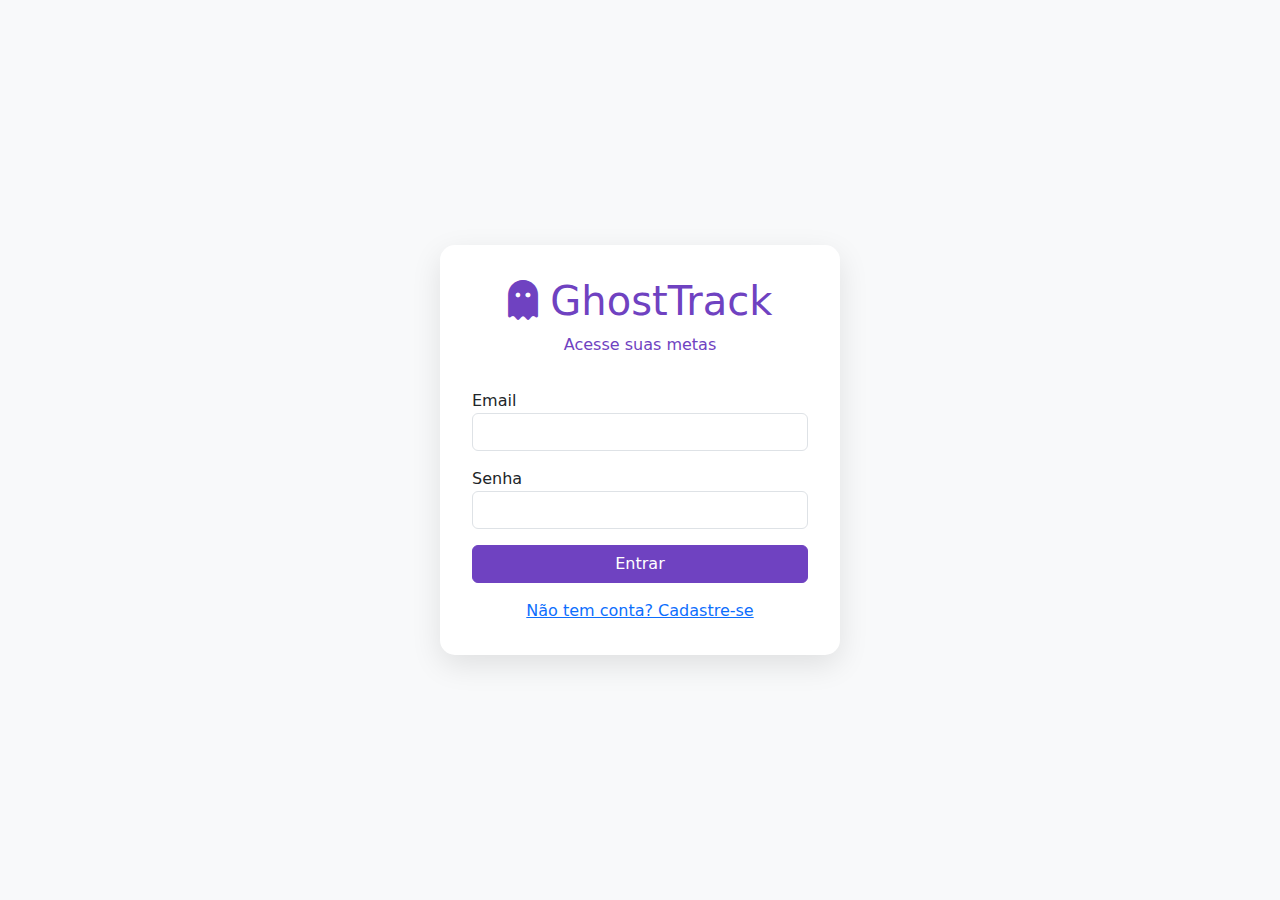
<file: frontend/Login/index.html>
<!DOCTYPE html>
<html lang="pt-BR">
<head>
    <meta charset="UTF-8">
    <meta name="viewport" content="width=device-width, initial-scale=1.0">
    <title>Login - GhostTrack</title>
    <link href="https://cdnjs.cloudflare.com/ajax/libs/bootstrap/5.3.2/css/bootstrap.min.css" rel="stylesheet">
    <link href="https://cdnjs.cloudflare.com/ajax/libs/font-awesome/6.4.0/css/all.min.css" rel="stylesheet">
    <style>
        body { background-color: #f8f9fa; display: flex; align-items: center; justify-content: center; height: 100vh; }
        .login-card { max-width: 400px; width: 100%; padding: 2rem; border-radius: 15px; background: white; box-shadow: 0 10px 30px rgba(0,0,0,0.1); }
        .brand { text-align: center; margin-bottom: 2rem; color: #6f42c1; }
        .btn-primary { background-color: #6f42c1; border-color: #6f42c1; }
        .btn-primary:hover { background-color: #59359a; }
    </style>
</head>
<body>
    <div class="login-card">
        <div class="brand">
            <h1><i class="fas fa-ghost"></i> GhostTrack</h1>
            <p>Acesse suas metas</p>
        </div>
        
        <div id="alertContainer"></div>

        <form id="loginForm">
            <div class="mb-3">
                <label>Email</label>
                <input type="email" class="form-control" id="email" required>
            </div>
            <div class="mb-3">
                <label>Senha</label>
                <input type="password" class="form-control" id="senha" required>
            </div>
            <button type="submit" class="btn btn-primary w-100">Entrar</button>
        </form>
        <div class="text-center mt-3">
            <a href="signup.html">Não tem conta? Cadastre-se</a>
        </div>
    </div>

    <script>
        const API_URL = "/backend/api"; // Recomendado para InfinityFree

        document.getElementById('loginForm').addEventListener('submit', async function(e) {
            e.preventDefault();
            const email = document.getElementById('email').value;
            const senha = document.getElementById('senha').value;

            try {
                const response = await fetch(`${API_URL}/usuarios.php`, {
                    method: 'POST',
                    body: JSON.stringify({ acao: 'login', email, senha })
                });
                const result = await response.json();

                if(result.success) {
                    // SALVA O USUÁRIO NO NAVEGADOR
                    localStorage.setItem('usuario_ghosttrack', JSON.stringify(result.data));
                    window.location.href = '../Home/home.html';
                } else {
                    document.getElementById('alertContainer').innerHTML = `<div class="alert alert-danger">${result.message}</div>`;
                }
            } catch (error) {
                console.error(error);
                document.getElementById('alertContainer').innerHTML = `<div class="alert alert-danger">Erro de conexão</div>`;
            }
        });
    </script>
</body>
</html>
</file>
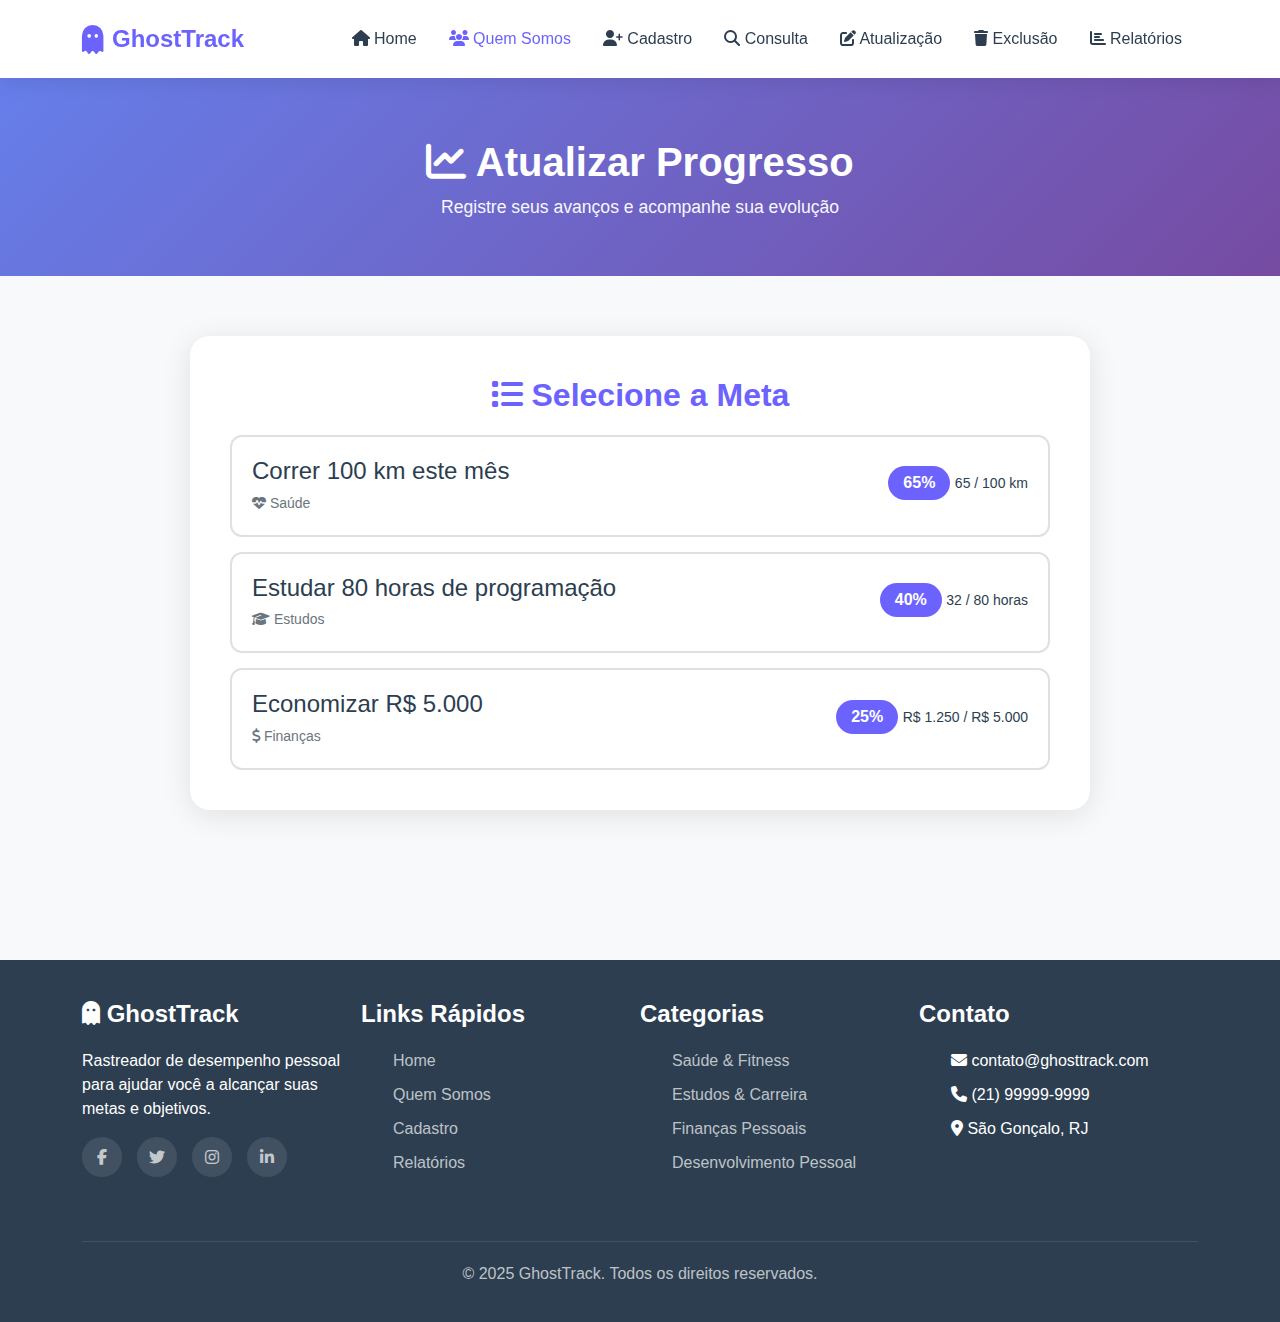
<file: frontend/Atualização/atualizacao.html>
<!DOCTYPE html>
<html lang="pt-BR">
<head>
    <meta charset="UTF-8">
    <meta name="viewport" content="width=device-width, initial-scale=1.0">
    <title>Atualização de Progresso - GhostTrack</title>
    <link href="https://cdnjs.cloudflare.com/ajax/libs/bootstrap/5.3.2/css/bootstrap.min.css" rel="stylesheet">
    <link href="https://cdnjs.cloudflare.com/ajax/libs/font-awesome/6.4.0/css/all.min.css" rel="stylesheet">
    <link rel="stylesheet" href="../styles.css">
    <!-- CSS Específico da Página -->
    <link rel="stylesheet" href="./atualizacao.css">
</head>
<body>
    <!-- Navbar -->
    <nav class="navbar navbar-expand-lg sticky-top">
        <div class="container">
            <a class="navbar-brand" href="../Home/home.html">
                <i class="fas fa-ghost"></i>
                GhostTrack
            </a>
            <button class="navbar-toggler" type="button" data-bs-toggle="collapse" data-bs-target="#navbarNav">
                <span class="navbar-toggler-icon"></span>
            </button>
            <div class="collapse navbar-collapse" id="navbarNav">
                <ul class="navbar-nav ms-auto">
                    <li class="nav-item">
                        <a class="nav-link" href="../Home/home.html"><i class="fas fa-home"></i> Home</a>
                    </li>
                    <li class="nav-item">
                        <a class="nav-link active" href="../QS/qs.html"><i class="fas fa-users"></i> Quem Somos</a>
                    </li>
                    <li class="nav-item">
                        <a class="nav-link" href="../Cadastro/cadastro.html"><i class="fas fa-user-plus"></i> Cadastro</a>
                    </li>
                    <li class="nav-item">
                        <a class="nav-link" href="../Consulta/consulta.html"><i class="fas fa-search"></i> Consulta</a>
                    </li>
                    <li class="nav-item">
                        <a class="nav-link" href="./atualizacao.html"><i class="fas fa-edit"></i> Atualização</a>
                    </li>
                    <li class="nav-item">
                        <a class="nav-link" href="../Exclusao/exclusao.html"><i class="fas fa-trash"></i> Exclusão</a>
                    </li>
                    <li class="nav-item">
                        <a class="nav-link" href="../Relatorios/relatorios.html"><i class="fas fa-chart-bar"></i> Relatórios</a>
                    </li>
                </ul>
            </div>
        </div>
    </nav>

    <!-- Page Header -->
    <section class="page-header">
        <div class="container">
            <h1><i class="fas fa-chart-line"></i> Atualizar Progresso</h1>
            <p>Registre seus avanços e acompanhe sua evolução</p>
        </div>
    </section>

    <!-- Update Section -->
    <section class="update-section">
        <div class="container">
            <div class="update-container">
                <!-- Select Goal Card -->
                <div class="select-goal-card" id="selectGoalCard">
                    <h2><i class="fas fa-list"></i> Selecione a Meta</h2>
                    <div class="goal-selector">
                        <div class="goal-option" data-goal-id="1" data-current="65" data-target="100" data-unit="km">
                            <div class="goal-info">
                                <h4>Correr 100 km este mês</h4>
                                <small><i class="fas fa-heartbeat"></i> Saúde</small>
                            </div>
                            <div class="goal-progress">
                                <div class="progress-badge">65%</div>
                                <small>65 / 100 km</small>
                            </div>
                        </div>

                        <div class="goal-option" data-goal-id="2" data-current="32" data-target="80" data-unit="horas">
                            <div class="goal-info">
                                <h4>Estudar 80 horas de programação</h4>
                                <small><i class="fas fa-graduation-cap"></i> Estudos</small>
                            </div>
                            <div class="goal-progress">
                                <div class="progress-badge">40%</div>
                                <small>32 / 80 horas</small>
                            </div>
                        </div>

                        <div class="goal-option" data-goal-id="3" data-current="1250" data-target="5000" data-unit="reais">
                            <div class="goal-info">
                                <h4>Economizar R$ 5.000</h4>
                                <small><i class="fas fa-dollar-sign"></i> Finanças</small>
                            </div>
                            <div class="goal-progress">
                                <div class="progress-badge">25%</div>
                                <small>R$ 1.250 / R$ 5.000</small>
                            </div>
                        </div>
                    </div>
                </div>

                <!-- Update Form Card -->
                <div class="update-form-card" id="updateFormCard">
                    <div class="form-header">
                        <h3 id="selectedGoalTitle">Meta Selecionada</h3>
                        <p id="selectedGoalCategory"></p>
                    </div>

                    <div class="current-progress">
                        <h5><i class="fas fa-chart-bar"></i> Progresso Atual</h5>
                        <div class="progress">
                            <div class="progress-bar" id="currentProgressBar" style="width: 0%">0%</div>
                        </div>
                        <div class="progress-stats">
                            <span id="currentValue">0</span>
                            <span id="targetValue">0</span>
                        </div>
                    </div>

                    <div id="alertContainer"></div>

                    <form id="updateForm">
                        <div class="mb-4">
                            <label for="progressValue" class="form-label">
                                <i class="fas fa-plus-circle"></i> Adicionar ao Progresso
                            </label>
                            <div class="input-with-unit">
                                <input type="number" class="form-control" id="progressValue" placeholder="Digite o valor" min="0" step="0.01" required>
                                <span class="unit-label" id="unitLabel">unidade</span>
                            </div>
                            <small class="text-muted">Quanto você progrediu desde a última atualização?</small>
                            
                            <div class="quick-add-buttons">
                                <button type="button" class="quick-add-btn" data-value="1">+1</button>
                                <button type="button" class="quick-add-btn" data-value="5">+5</button>
                                <button type="button" class="quick-add-btn" data-value="10">+10</button>
                                <button type="button" class="quick-add-btn" data-value="50">+50</button>
                            </div>
                        </div>

                        <div class="mb-4">
                            <label for="updateDate" class="form-label">
                                <i class="fas fa-calendar-alt"></i> Data do Progresso
                            </label>
                            <input type="date" class="form-control" id="updateDate" required>
                        </div>

                        <div class="note-section">
                            <label for="progressNote" class="form-label">
                                <i class="fas fa-sticky-note"></i> Observações (opcional)
                            </label>
                            <textarea class="form-control" id="progressNote" rows="3" placeholder="Adicione observações sobre este progresso..."></textarea>
                        </div>

                        <button type="submit" class="btn btn-submit">
                            <i class="fas fa-save"></i> Salvar Progresso
                        </button>
                        <button type="button" class="btn btn-back" id="btnBack">
                            <i class="fas fa-arrow-left"></i> Voltar para Seleção
                        </button>
                    </form>
                </div>
            </div>
        </div>
    </section>

    <!-- Footer -->
    <footer class="footer">
        <div class="container">
            <div class="footer-content">
                <div class="footer-section">
                    <h4><i class="fas fa-ghost"></i> GhostTrack</h4>
                    <p>Rastreador de desempenho pessoal para ajudar você a alcançar suas metas e objetivos.</p>
                    <div class="social-links">
                        <a href="#"><i class="fab fa-facebook-f"></i></a>
                        <a href="#"><i class="fab fa-twitter"></i></a>
                        <a href="#"><i class="fab fa-instagram"></i></a>
                        <a href="#"><i class="fab fa-linkedin-in"></i></a>
                    </div>
                </div>
                <div class="footer-section">
                    <h4>Links Rápidos</h4>
                    <ul>
                        <li><a href="../Home/home.html">Home</a></li>
                        <li><a href="../QS/qs.html">Quem Somos</a></li>
                        <li><a href="../Cadastro/cadastro.html">Cadastro</a></li>
                        <li><a href="../Relatorios/relatorios.html">Relatórios</a></li>
                    </ul>
                </div>
                <div class="footer-section">
                    <h4>Categorias</h4>
                    <ul>
                        <li><a href="#">Saúde & Fitness</a></li>
                        <li><a href="#">Estudos & Carreira</a></li>
                        <li><a href="#">Finanças Pessoais</a></li>
                        <li><a href="#">Desenvolvimento Pessoal</a></li>
                    </ul>
                </div>
                <div class="footer-section">
                    <h4>Contato</h4>
                    <ul>
                        <li><i class="fas fa-envelope"></i> contato@ghosttrack.com</li>
                        <li><i class="fas fa-phone"></i> (21) 99999-9999</li>
                        <li><i class="fas fa-map-marker-alt"></i> São Gonçalo, RJ</li>
                    </ul>
                </div>
            </div>
            <div class="footer-bottom">
                <p>&copy; 2025 GhostTrack. Todos os direitos reservados.</p>
            </div>
        </div>
    </footer>

    <script src="https://cdnjs.cloudflare.com/ajax/libs/bootstrap/5.3.2/js/bootstrap.bundle.min.js"></script>
    <script>
        let selectedGoal = null;

        // Goal selection
        document.querySelectorAll('.goal-option').forEach(option => {
            option.addEventListener('click', function() {
                document.querySelectorAll('.goal-option').forEach(opt => opt.classList.remove('selected'));
                this.classList.add('selected');

                selectedGoal = {
                    id: this.dataset.goalId,
                    title: this.querySelector('h4').textContent,
                    category: this.querySelector('small').textContent,
                    current: parseFloat(this.dataset.current),
                    target: parseFloat(this.dataset.target),
                    unit: this.dataset.unit
                };

                document.getElementById('selectGoalCard').style.display = 'none';
                document.getElementById('updateFormCard').classList.add('active');

                document.getElementById('selectedGoalTitle').textContent = selectedGoal.title;
                document.getElementById('selectedGoalCategory').textContent = selectedGoal.category;
                document.getElementById('unitLabel').textContent = selectedGoal.unit;

                const percentage = (selectedGoal.current / selectedGoal.target * 100).toFixed(0);
                document.getElementById('currentProgressBar').style.width = percentage + '%';
                document.getElementById('currentProgressBar').textContent = percentage + '%';
                document.getElementById('currentValue').textContent = `${selectedGoal.current} ${selectedGoal.unit}`;
                document.getElementById('targetValue').textContent = `${selectedGoal.target} ${selectedGoal.unit}`;
            });
        });

        // Back button
        document.getElementById('btnBack').addEventListener('click', function() {
            document.getElementById('selectGoalCard').style.display = 'block';
            document.getElementById('updateFormCard').classList.remove('active');
            document.getElementById('updateForm').reset();
        });

        // Quick add buttons
        document.querySelectorAll('.quick-add-btn').forEach(btn => {
            btn.addEventListener('click', function() {
                const value = parseFloat(this.dataset.value);
                const input = document.getElementById('progressValue');
                const currentValue = parseFloat(input.value) || 0;
                input.value = currentValue + value;
            });
        });

        // Form submission
        document.getElementById('updateForm').addEventListener('submit', function(e) {
            e.preventDefault();

            const progressValue = parseFloat(document.getElementById('progressValue').value);
            const newProgress = selectedGoal.current + progressValue;
            const percentage = (newProgress / selectedGoal.target * 100).toFixed(0);

            showAlert(`Progresso atualizado com sucesso! Novo progresso: ${newProgress} / ${selectedGoal.target} ${selectedGoal.unit} (${percentage}%)`, 'success');

            setTimeout(() => {
                window.location.href = 'consulta.html';
            }, 2000);
        });

        function showAlert(message, type) {
            const alertContainer = document.getElementById('alertContainer');
            const alert = document.createElement('div');
            alert.className = `alert alert-${type} alert-dismissible fade show`;
            alert.innerHTML = `
                ${message}
                <button type="button" class="btn-close" data-bs-dismiss="alert"></button>
            `;
            alertContainer.appendChild(alert);

            setTimeout(() => {
                alert.remove();
            }, 5000);
        }

        // Set date to today
        document.getElementById('updateDate').valueAsDate = new Date();
    </script>
</body>
</html>
</file>
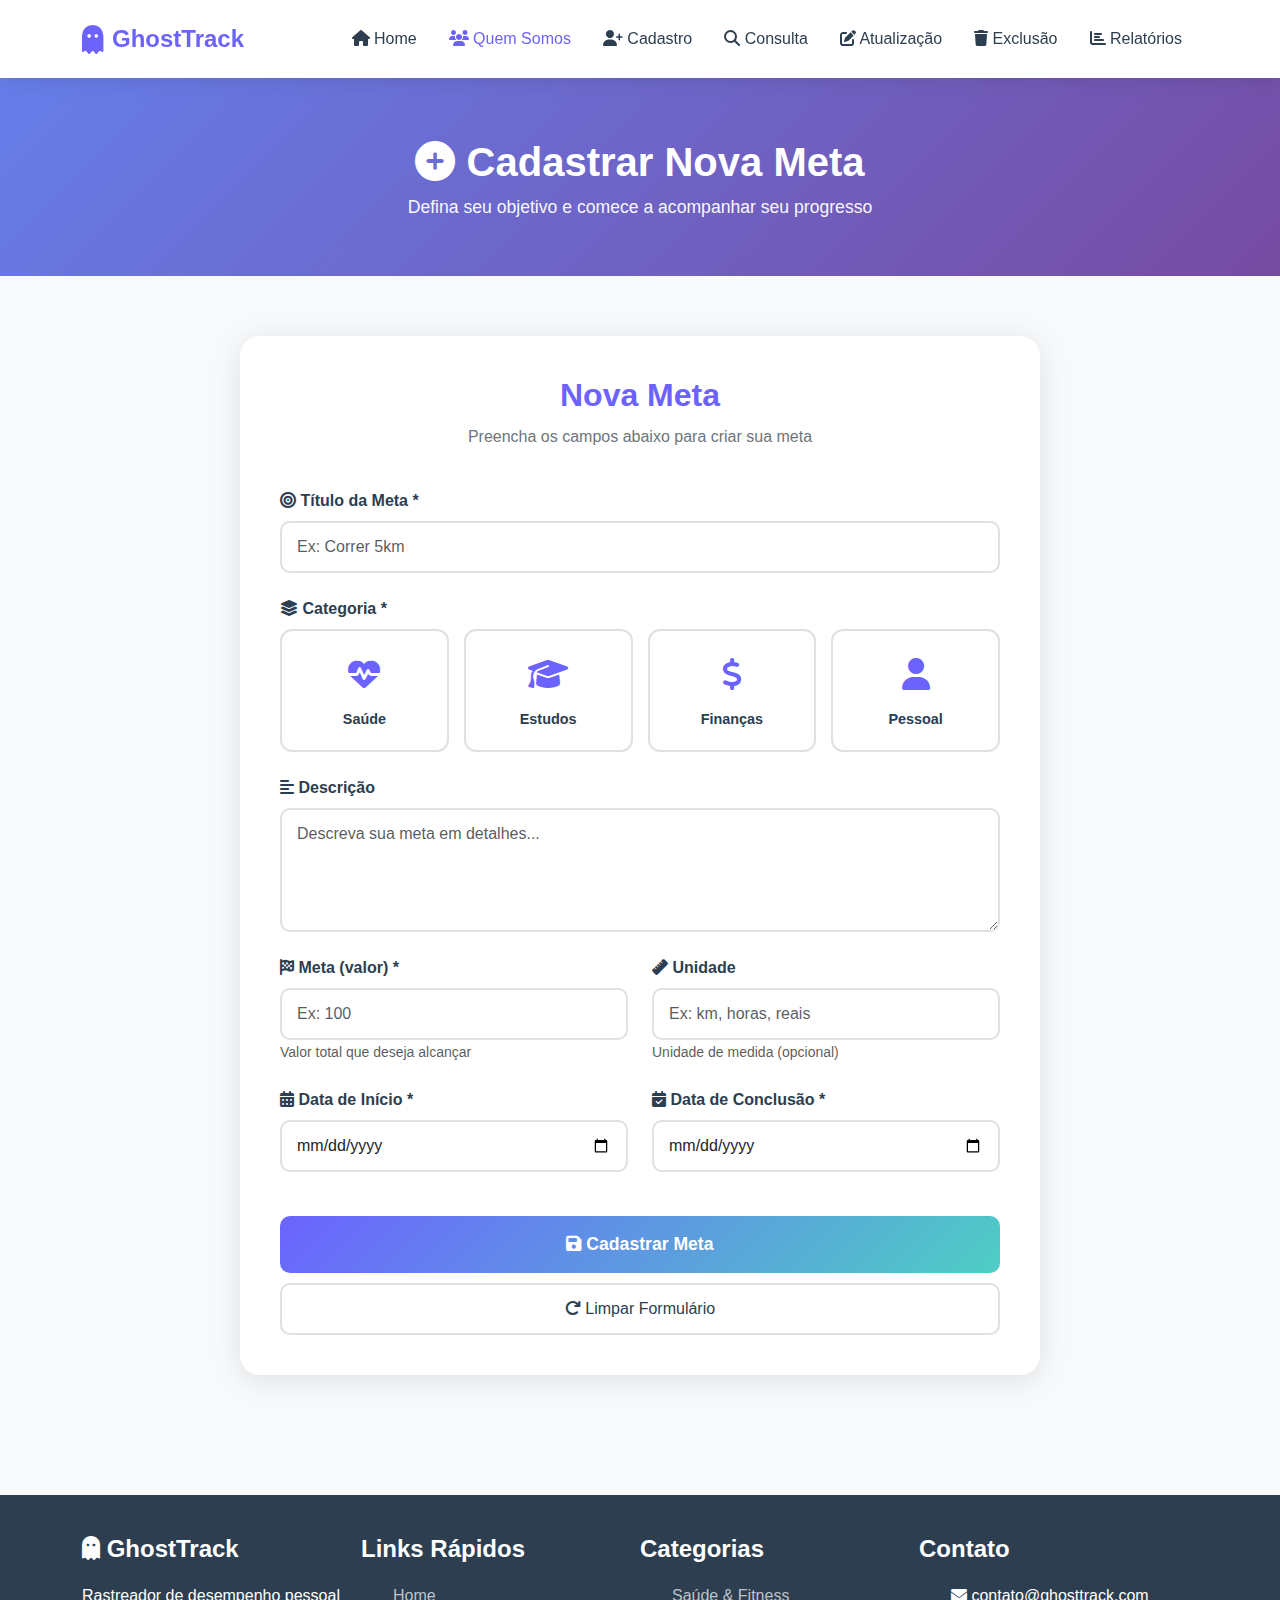
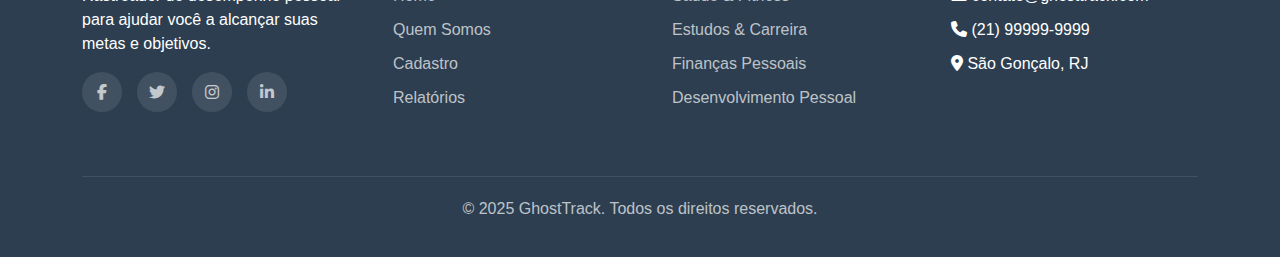
<file: frontend/Cadastro/cadastro.html>
<!DOCTYPE html>
<html lang="pt-BR">
<head>
    <meta charset="UTF-8">
    <meta name="viewport" content="width=device-width, initial-scale=1.0">
    <title>Cadastro de Metas - GhostTrack</title>
    <link href="https://cdnjs.cloudflare.com/ajax/libs/bootstrap/5.3.2/css/bootstrap.min.css" rel="stylesheet">
    <link href="https://cdnjs.cloudflare.com/ajax/libs/font-awesome/6.4.0/css/all.min.css" rel="stylesheet">
    <link rel="stylesheet" href="../styles.css">
    <!-- CSS Específico da Página -->
    <link rel="stylesheet" href="cadastro.css">
</head>
<body>
    <!-- Navbar -->
    <nav class="navbar navbar-expand-lg sticky-top">
        <div class="container">
            <a class="navbar-brand" href="../Home/home.html">
                <i class="fas fa-ghost"></i>
                GhostTrack
            </a>
            <button class="navbar-toggler" type="button" data-bs-toggle="collapse" data-bs-target="#navbarNav">
                <span class="navbar-toggler-icon"></span>
            </button>
            <div class="collapse navbar-collapse" id="navbarNav">
                <ul class="navbar-nav ms-auto">
                    <li class="nav-item">
                        <a class="nav-link" href="../Home/home.html"><i class="fas fa-home"></i> Home</a>
                    </li>
                    <li class="nav-item">
                        <a class="nav-link active" href="../QS/qs.html"><i class="fas fa-users"></i> Quem Somos</a>
                    </li>
                    <li class="nav-item">
                        <a class="nav-link" href="./cadastro.html"><i class="fas fa-user-plus"></i> Cadastro</a>
                    </li>
                    <li class="nav-item">
                        <a class="nav-link" href="../Consulta/consulta.html"><i class="fas fa-search"></i> Consulta</a>
                    </li>
                    <li class="nav-item">
                        <a class="nav-link" href="../Atualização/atualizacao.html"><i class="fas fa-edit"></i> Atualização</a>
                    </li>
                    <li class="nav-item">
                        <a class="nav-link" href="../Exclusao/exclusao.html"><i class="fas fa-trash"></i> Exclusão</a>
                    </li>
                    <li class="nav-item">
                        <a class="nav-link" href="../Relatorios/relatorios.html"><i class="fas fa-chart-bar"></i> Relatórios</a>
                    </li>
                </ul>
            </div>
        </div>
    </nav>

    <!-- Page Header -->
    <section class="page-header">
        <div class="container">
            <h1><i class="fas fa-plus-circle"></i> Cadastrar Nova Meta</h1>
            <p>Defina seu objetivo e comece a acompanhar seu progresso</p>
        </div>
    </section>

    <!-- Form Section -->
    <section class="form-section">
        <div class="container">
            <div class="form-container">
                <div class="form-header">
                    <h2>Nova Meta</h2>
                    <p>Preencha os campos abaixo para criar sua meta</p>
                </div>

                <div id="alertContainer"></div>

                <form id="goalForm">
                    <div class="mb-4">
                        <label for="goalTitle" class="form-label">
                            <i class="fas fa-bullseye"></i> Título da Meta *
                        </label>
                        <input type="text" class="form-control" id="goalTitle" placeholder="Ex: Correr 5km" required>
                    </div>

                    <div class="mb-4">
                        <label class="form-label">
                            <i class="fas fa-layer-group"></i> Categoria *
                        </label>
                        <div class="category-select">
                            <div class="category-option">
                                <input type="radio" name="category" id="health" value="saude" required>
                                <label for="health" class="category-label">
                                    <div class="category-icon"><i class="fas fa-heartbeat"></i></div>
                                    <div class="category-name">Saúde</div>
                                </label>
                            </div>
                            <div class="category-option">
                                <input type="radio" name="category" id="studies" value="estudos">
                                <label for="studies" class="category-label">
                                    <div class="category-icon"><i class="fas fa-graduation-cap"></i></div>
                                    <div class="category-name">Estudos</div>
                                </label>
                            </div>
                            <div class="category-option">
                                <input type="radio" name="category" id="finance" value="financas">
                                <label for="finance" class="category-label">
                                    <div class="category-icon"><i class="fas fa-dollar-sign"></i></div>
                                    <div class="category-name">Finanças</div>
                                </label>
                            </div>
                            <div class="category-option">
                                <input type="radio" name="category" id="personal" value="pessoal">
                                <label for="personal" class="category-label">
                                    <div class="category-icon"><i class="fas fa-user"></i></div>
                                    <div class="category-name">Pessoal</div>
                                </label>
                            </div>
                        </div>
                    </div>

                    <div class="mb-4">
                        <label for="goalDescription" class="form-label">
                            <i class="fas fa-align-left"></i> Descrição
                        </label>
                        <textarea class="form-control" id="goalDescription" rows="4" placeholder="Descreva sua meta em detalhes..."></textarea>
                    </div>

                    <div class="row">
                        <div class="col-md-6 mb-4">
                            <label for="goalTarget" class="form-label">
                                <i class="fas fa-flag-checkered"></i> Meta (valor) *
                            </label>
                            <input type="number" class="form-control" id="goalTarget" placeholder="Ex: 100" min="1" required>
                            <small class="text-muted">Valor total que deseja alcançar</small>
                        </div>
                        <div class="col-md-6 mb-4">
                            <label for="goalUnit" class="form-label">
                                <i class="fas fa-ruler"></i> Unidade
                            </label>
                            <input type="text" class="form-control" id="goalUnit" placeholder="Ex: km, horas, reais">
                            <small class="text-muted">Unidade de medida (opcional)</small>
                        </div>
                    </div>

                    <div class="row">
                        <div class="col-md-6 mb-4">
                            <label for="goalStart" class="form-label">
                                <i class="fas fa-calendar-alt"></i> Data de Início *
                            </label>
                            <input type="date" class="form-control" id="goalStart" required>
                        </div>
                        <div class="col-md-6 mb-4">
                            <label for="goalEnd" class="form-label">
                                <i class="fas fa-calendar-check"></i> Data de Conclusão *
                            </label>
                            <input type="date" class="form-control" id="goalEnd" required>
                        </div>
                    </div>

                    <button type="submit" class="btn btn-submit">
                        <i class="fas fa-save"></i> Cadastrar Meta
                    </button>
                    <button type="reset" class="btn btn-reset">
                        <i class="fas fa-redo"></i> Limpar Formulário
                    </button>
                </form>
            </div>
        </div>
    </section>

    <!-- Footer -->
    <footer class="footer">
        <div class="container">
            <div class="footer-content">
                <div class="footer-section">
                    <h4><i class="fas fa-ghost"></i> GhostTrack</h4>
                    <p>Rastreador de desempenho pessoal para ajudar você a alcançar suas metas e objetivos.</p>
                    <div class="social-links">
                        <a href="#"><i class="fab fa-facebook-f"></i></a>
                        <a href="#"><i class="fab fa-twitter"></i></a>
                        <a href="#"><i class="fab fa-instagram"></i></a>
                        <a href="#"><i class="fab fa-linkedin-in"></i></a>
                    </div>
                </div>
                <div class="footer-section">
                    <h4>Links Rápidos</h4>
                    <ul>
                        <li><a href="../Home/home.html">Home</a></li>
                        <li><a href="../QS/qs.html">Quem Somos</a></li>
                        <li><a href="./cadastro.html">Cadastro</a></li>
                        <li><a href="../Relatorios/relatorios.html">Relatórios</a></li>
                    </ul>
                </div>
                <div class="footer-section">
                    <h4>Categorias</h4>
                    <ul>
                        <li><a href="#">Saúde & Fitness</a></li>
                        <li><a href="#">Estudos & Carreira</a></li>
                        <li><a href="#">Finanças Pessoais</a></li>
                        <li><a href="#">Desenvolvimento Pessoal</a></li>
                    </ul>
                </div>
                <div class="footer-section">
                    <h4>Contato</h4>
                    <ul>
                        <li><i class="fas fa-envelope"></i> contato@ghosttrack.com</li>
                        <li><i class="fas fa-phone"></i> (21) 99999-9999</li>
                        <li><i class="fas fa-map-marker-alt"></i> São Gonçalo, RJ</li>
                    </ul>
                </div>
            </div>
            <div class="footer-bottom">
                <p>&copy; 2025 GhostTrack. Todos os direitos reservados.</p>
            </div>
        </div>
    </footer>

    <script src="https://cdnjs.cloudflare.com/ajax/libs/bootstrap/5.3.2/js/bootstrap.bundle.min.js"></script>
    <script type="module">
        import { criarMeta } from '../js/api.js';

        // Configura a data mínima para hoje
        const hoje = new Date().toISOString().split('T')[0];
        document.getElementById('goalStart').min = hoje;
        document.getElementById('goalEnd').min = hoje;

        document.getElementById('goalForm').addEventListener('submit', async function(e) {
            e.preventDefault();

            // --- CORREÇÃO AQUI ---
            // Para pegar o valor de radio buttons, usamos o seletor querySelector
            // procurando pelo input com name="category" que esteja marcado (:checked)
            const categoriaElement = document.querySelector('input[name="category"]:checked');
            
            // Validação extra caso nada tenha sido selecionado
            const categoria = categoriaElement ? categoriaElement.value : "pessoal"; 
            // ---------------------

            const titulo = document.getElementById('goalTitle').value;
            const descricao = document.getElementById('goalDescription').value;
            const valor = document.getElementById('goalTarget').value;
            const unidade = document.getElementById('goalUnit').value;
            const data_inicio = document.getElementById('goalStart').value;
            const data_conclusao = document.getElementById('goalEnd').value;
            
            const usuario_id = 1; 
            const progresso = 0;

            try {
                const resultado = await criarMeta(
                    usuario_id, 
                    titulo, 
                    descricao, 
                    categoria, 
                    valor, 
                    unidade, 
                    data_inicio, 
                    data_conclusao, 
                    progresso
                );

                if (resultado && resultado.success) {
                    showAlert('✅ Meta salva com sucesso no Banco de Dados!', 'success');
                    this.reset(); 
                } else {
                    showAlert('❌ Erro: ' + (resultado.message || 'Erro desconhecido'), 'danger');
                    console.error('Erro do Backend:', resultado);
                }

            } catch (error) {
                console.error('Erro de conexão:', error);
                showAlert('⚠️ Erro ao conectar com o servidor.', 'danger');
            }
        });

        function showAlert(message, type) {
            const alertContainer = document.getElementById('alertContainer');
            const alert = document.createElement('div');
            alert.className = `alert alert-${type} alert-dismissible fade show`;
            alert.innerHTML = `
                ${message}
                <button type="button" class="btn-close" data-bs-dismiss="alert"></button>
            `;
            alertContainer.appendChild(alert);

            setTimeout(() => {
                alert.remove();
            }, 5000);
        }
    </script>
</body>
</html>
</file>
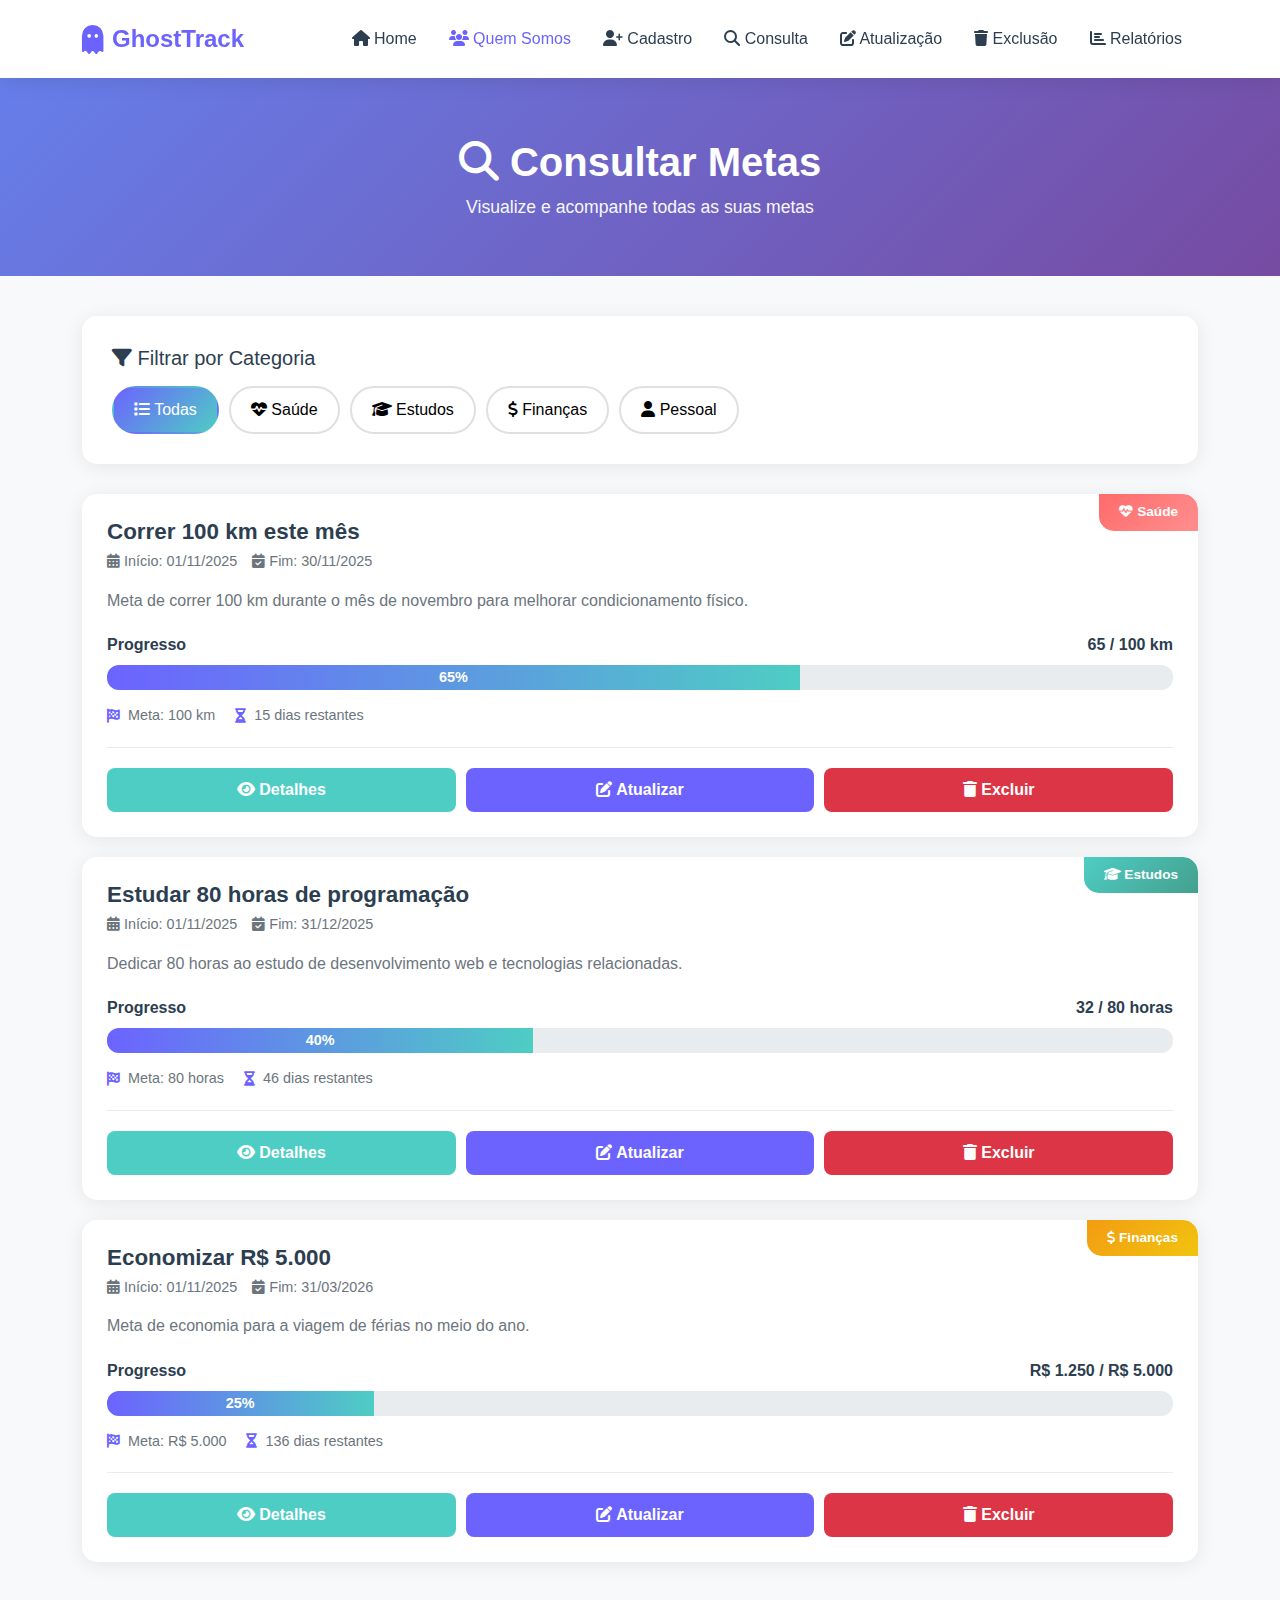
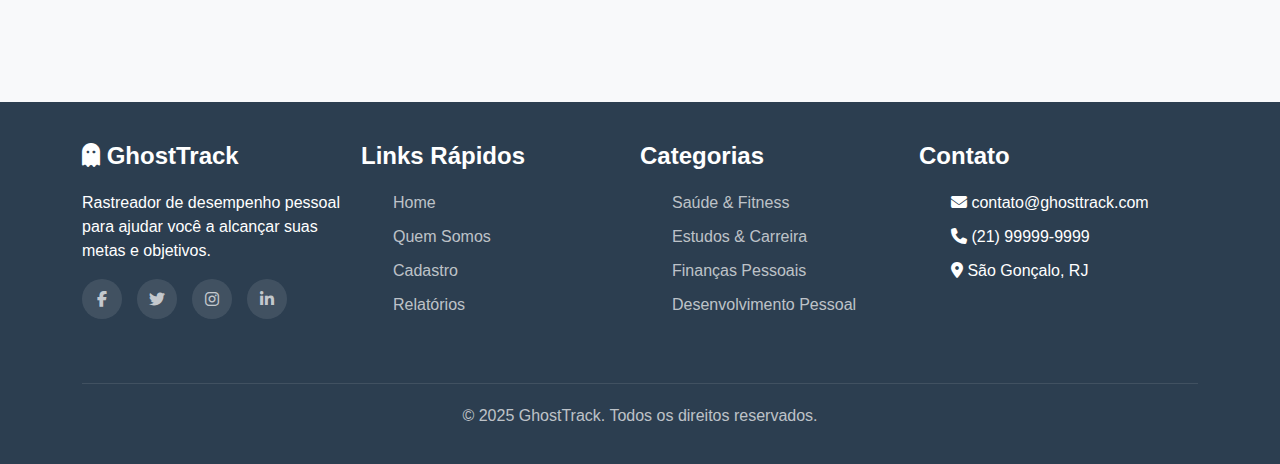
<file: frontend/Consulta/consulta.html>
<!DOCTYPE html>
<html lang="pt-BR">
<head>
    <meta charset="UTF-8">
    <meta name="viewport" content="width=device-width, initial-scale=1.0">
    <title>Consulta de Metas - GhostTrack</title>
    <link href="https://cdnjs.cloudflare.com/ajax/libs/bootstrap/5.3.2/css/bootstrap.min.css" rel="stylesheet">
    <link href="https://cdnjs.cloudflare.com/ajax/libs/font-awesome/6.4.0/css/all.min.css" rel="stylesheet">
    <link rel="stylesheet" href="../styles.css">
    <!-- CSS Específico da Página -->
    <link rel="stylesheet" href="./consulta.css">
</head>
<body>
    <!-- Navbar -->
    <nav class="navbar navbar-expand-lg sticky-top">
        <div class="container">
            <a class="navbar-brand" href="../Home/home.html">
                <i class="fas fa-ghost"></i>
                GhostTrack
            </a>
            <button class="navbar-toggler" type="button" data-bs-toggle="collapse" data-bs-target="#navbarNav">
                <span class="navbar-toggler-icon"></span>
            </button>
            <div class="collapse navbar-collapse" id="navbarNav">
                <ul class="navbar-nav ms-auto">
                    <li class="nav-item">
                        <a class="nav-link" href="../Home/home.html"><i class="fas fa-home"></i> Home</a>
                    </li>
                    <li class="nav-item">
                        <a class="nav-link active" href="../QS/qs.html"><i class="fas fa-users"></i> Quem Somos</a>
                    </li>
                    <li class="nav-item">
                        <a class="nav-link" href="../Cadastro/cadastro.html"><i class="fas fa-user-plus"></i> Cadastro</a>
                    </li>
                    <li class="nav-item">
                        <a class="nav-link" href="./consulta.html"><i class="fas fa-search"></i> Consulta</a>
                    </li>
                    <li class="nav-item">
                        <a class="nav-link" href="../Atualização/atualizacao.html"><i class="fas fa-edit"></i> Atualização</a>
                    </li>
                    <li class="nav-item">
                        <a class="nav-link" href="../Exclusao/exclusao.html"><i class="fas fa-trash"></i> Exclusão</a>
                    </li>
                    <li class="nav-item">
                        <a class="nav-link" href="../Relatorios/relatorios.html"><i class="fas fa-chart-bar"></i> Relatórios</a>
                    </li>
                </ul>
            </div>
        </div>
    </nav>

    <!-- Page Header -->
    <section class="page-header">
        <div class="container">
            <h1><i class="fas fa-search"></i> Consultar Metas</h1>
            <p>Visualize e acompanhe todas as suas metas</p>
        </div>
    </section>

    <!-- Goals Section -->
    <section class="goals-section">
        <div class="container">
            <!-- Filter Section -->
            <div class="filter-section">
                <h5 class="mb-3"><i class="fas fa-filter"></i> Filtrar por Categoria</h5>
                <div class="filter-buttons">
                    <button class="filter-btn active" data-filter="todas">
                        <i class="fas fa-list"></i> Todas
                    </button>
                    <button class="filter-btn" data-filter="saude">
                        <i class="fas fa-heartbeat"></i> Saúde
                    </button>
                    <button class="filter-btn" data-filter="estudos">
                        <i class="fas fa-graduation-cap"></i> Estudos
                    </button>
                    <button class="filter-btn" data-filter="financas">
                        <i class="fas fa-dollar-sign"></i> Finanças
                    </button>
                    <button class="filter-btn" data-filter="pessoal">
                        <i class="fas fa-user"></i> Pessoal
                    </button>
                </div>
            </div>

            <!-- Goals List -->
            <div id="goalsList">
                <!-- Sample Goal 1 -->
                <div class="goal-card" data-category="saude">
                    <span class="goal-category-badge badge-saude">
                        <i class="fas fa-heartbeat"></i> Saúde
                    </span>
                    <div class="goal-header">
                        <div>
                            <h3 class="goal-title">Correr 100 km este mês</h3>
                            <div class="goal-dates">
                                <span><i class="fas fa-calendar-alt"></i> Início: 01/11/2025</span>
                                <span><i class="fas fa-calendar-check"></i> Fim: 30/11/2025</span>
                            </div>
                        </div>
                    </div>
                    <p class="goal-description">
                        Meta de correr 100 km durante o mês de novembro para melhorar condicionamento físico.
                    </p>
                    <div class="progress-container">
                        <div class="progress-label">
                            <span>Progresso</span>
                            <span>65 / 100 km</span>
                        </div>
                        <div class="progress">
                            <div class="progress-bar" style="width: 65%">65%</div>
                        </div>
                    </div>
                    <div class="goal-stats">
                        <div class="stat-item">
                            <i class="fas fa-flag-checkered"></i>
                            <span>Meta: 100 km</span>
                        </div>
                        <div class="stat-item">
                            <i class="fas fa-hourglass-half"></i>
                            <span>15 dias restantes</span>
                        </div>
                    </div>
                    <div class="goal-actions">
                        <button class="btn-action btn-view">
                            <i class="fas fa-eye"></i> Detalhes
                        </button>
                        <button class="btn-action btn-update">
                            <i class="fas fa-edit"></i> Atualizar
                        </button>
                        <button class="btn-action btn-delete">
                            <i class="fas fa-trash"></i> Excluir
                        </button>
                    </div>
                </div>

                <!-- Sample Goal 2 -->
                <div class="goal-card" data-category="estudos">
                    <span class="goal-category-badge badge-estudos">
                        <i class="fas fa-graduation-cap"></i> Estudos
                    </span>
                    <div class="goal-header">
                        <div>
                            <h3 class="goal-title">Estudar 80 horas de programação</h3>
                            <div class="goal-dates">
                                <span><i class="fas fa-calendar-alt"></i> Início: 01/11/2025</span>
                                <span><i class="fas fa-calendar-check"></i> Fim: 31/12/2025</span>
                            </div>
                        </div>
                    </div>
                    <p class="goal-description">
                        Dedicar 80 horas ao estudo de desenvolvimento web e tecnologias relacionadas.
                    </p>
                    <div class="progress-container">
                        <div class="progress-label">
                            <span>Progresso</span>
                            <span>32 / 80 horas</span>
                        </div>
                        <div class="progress">
                            <div class="progress-bar" style="width: 40%">40%</div>
                        </div>
                    </div>
                    <div class="goal-stats">
                        <div class="stat-item">
                            <i class="fas fa-flag-checkered"></i>
                            <span>Meta: 80 horas</span>
                        </div>
                        <div class="stat-item">
                            <i class="fas fa-hourglass-half"></i>
                            <span>46 dias restantes</span>
                        </div>
                    </div>
                    <div class="goal-actions">
                        <button class="btn-action btn-view">
                            <i class="fas fa-eye"></i> Detalhes
                        </button>
                        <button class="btn-action btn-update">
                            <i class="fas fa-edit"></i> Atualizar
                        </button>
                        <button class="btn-action btn-delete">
                            <i class="fas fa-trash"></i> Excluir
                        </button>
                    </div>
                </div>

                <!-- Sample Goal 3 -->
                <div class="goal-card" data-category="financas">
                    <span class="goal-category-badge badge-financas">
                        <i class="fas fa-dollar-sign"></i> Finanças
                    </span>
                    <div class="goal-header">
                        <div>
                            <h3 class="goal-title">Economizar R$ 5.000</h3>
                            <div class="goal-dates">
                                <span><i class="fas fa-calendar-alt"></i> Início: 01/11/2025</span>
                                <span><i class="fas fa-calendar-check"></i> Fim: 31/03/2026</span>
                            </div>
                        </div>
                    </div>
                    <p class="goal-description">
                        Meta de economia para a viagem de férias no meio do ano.
                    </p>
                    <div class="progress-container">
                        <div class="progress-label">
                            <span>Progresso</span>
                            <span>R$ 1.250 / R$ 5.000</span>
                        </div>
                        <div class="progress">
                            <div class="progress-bar" style="width: 25%">25%</div>
                        </div>
                    </div>
                    <div class="goal-stats">
                        <div class="stat-item">
                            <i class="fas fa-flag-checkered"></i>
                            <span>Meta: R$ 5.000</span>
                        </div>
                        <div class="stat-item">
                            <i class="fas fa-hourglass-half"></i>
                            <span>136 dias restantes</span>
                        </div>
                    </div>
                    <div class="goal-actions">
                        <button class="btn-action btn-view">
                            <i class="fas fa-eye"></i> Detalhes
                        </button>
                        <button class="btn-action btn-update">
                            <i class="fas fa-edit"></i> Atualizar
                        </button>
                        <button class="btn-action btn-delete">
                            <i class="fas fa-trash"></i> Excluir
                        </button>
                    </div>
                </div>
            </div>
        </div>
    </section>

    <!-- Footer -->
    <footer class="footer">
        <div class="container">
            <div class="footer-content">
                <div class="footer-section">
                    <h4><i class="fas fa-ghost"></i> GhostTrack</h4>
                    <p>Rastreador de desempenho pessoal para ajudar você a alcançar suas metas e objetivos.</p>
                    <div class="social-links">
                        <a href="#"><i class="fab fa-facebook-f"></i></a>
                        <a href="#"><i class="fab fa-twitter"></i></a>
                        <a href="#"><i class="fab fa-instagram"></i></a>
                        <a href="#"><i class="fab fa-linkedin-in"></i></a>
                    </div>
                </div>
                <div class="footer-section">
                    <h4>Links Rápidos</h4>
                    <ul>
                        <li><a href="../Home/home.html">Home</a></li>
                        <li><a href="../QS/qs.html">Quem Somos</a></li>
                        <li><a href="../Cadastro/cadastro.html">Cadastro</a></li>
                        <li><a href="../Relatorios/relatorios.html">Relatórios</a></li>
                    </ul>
                </div>
                <div class="footer-section">
                    <h4>Categorias</h4>
                    <ul>
                        <li><a href="#">Saúde & Fitness</a></li>
                        <li><a href="#">Estudos & Carreira</a></li>
                        <li><a href="#">Finanças Pessoais</a></li>
                        <li><a href="#">Desenvolvimento Pessoal</a></li>
                    </ul>
                </div>
                <div class="footer-section">
                    <h4>Contato</h4>
                    <ul>
                        <li><i class="fas fa-envelope"></i> contato@ghosttrack.com</li>
                        <li><i class="fas fa-phone"></i> (21) 99999-9999</li>
                        <li><i class="fas fa-map-marker-alt"></i> São Gonçalo, RJ</li>
                    </ul>
                </div>
            </div>
            <div class="footer-bottom">
                <p>&copy; 2025 GhostTrack. Todos os direitos reservados.</p>
            </div>
        </div>
    </footer>

    <script src="https://cdnjs.cloudflare.com/ajax/libs/bootstrap/5.3.2/js/bootstrap.bundle.min.js"></script>
    <script>
        // Filter functionality
        const filterButtons = document.querySelectorAll('.filter-btn');
        const goalCards = document.querySelectorAll('.goal-card');

        filterButtons.forEach(button => {
            button.addEventListener('click', function() {
                // Remove active class from all buttons
                filterButtons.forEach(btn => btn.classList.remove('active'));
                // Add active class to clicked button
                this.classList.add('active');

                const filter = this.getAttribute('data-filter');

                goalCards.forEach(card => {
                    if (filter === 'todas' || card.getAttribute('data-category') === filter) {
                        card.style.display = 'block';
                    } else {
                        card.style.display = 'none';
                    }
                });
            });
        });

        // Action buttons
        document.querySelectorAll('.btn-view').forEach(btn => {
            btn.addEventListener('click', function() {
                alert('Funcionalidade de visualização de detalhes será implementada!');
            });
        });

        document.querySelectorAll('.btn-update').forEach(btn => {
            btn.addEventListener('click', function() {
                window.location.href = 'atualizacao.html';
            });
        });

        document.querySelectorAll('.btn-delete').forEach(btn => {
            btn.addEventListener('click', function() {
                if (confirm('Tem certeza que deseja excluir esta meta?')) {
                    window.location.href = 'exclusao.html';
                }
            });
        });
    </script>
</body>
</html>
</file>
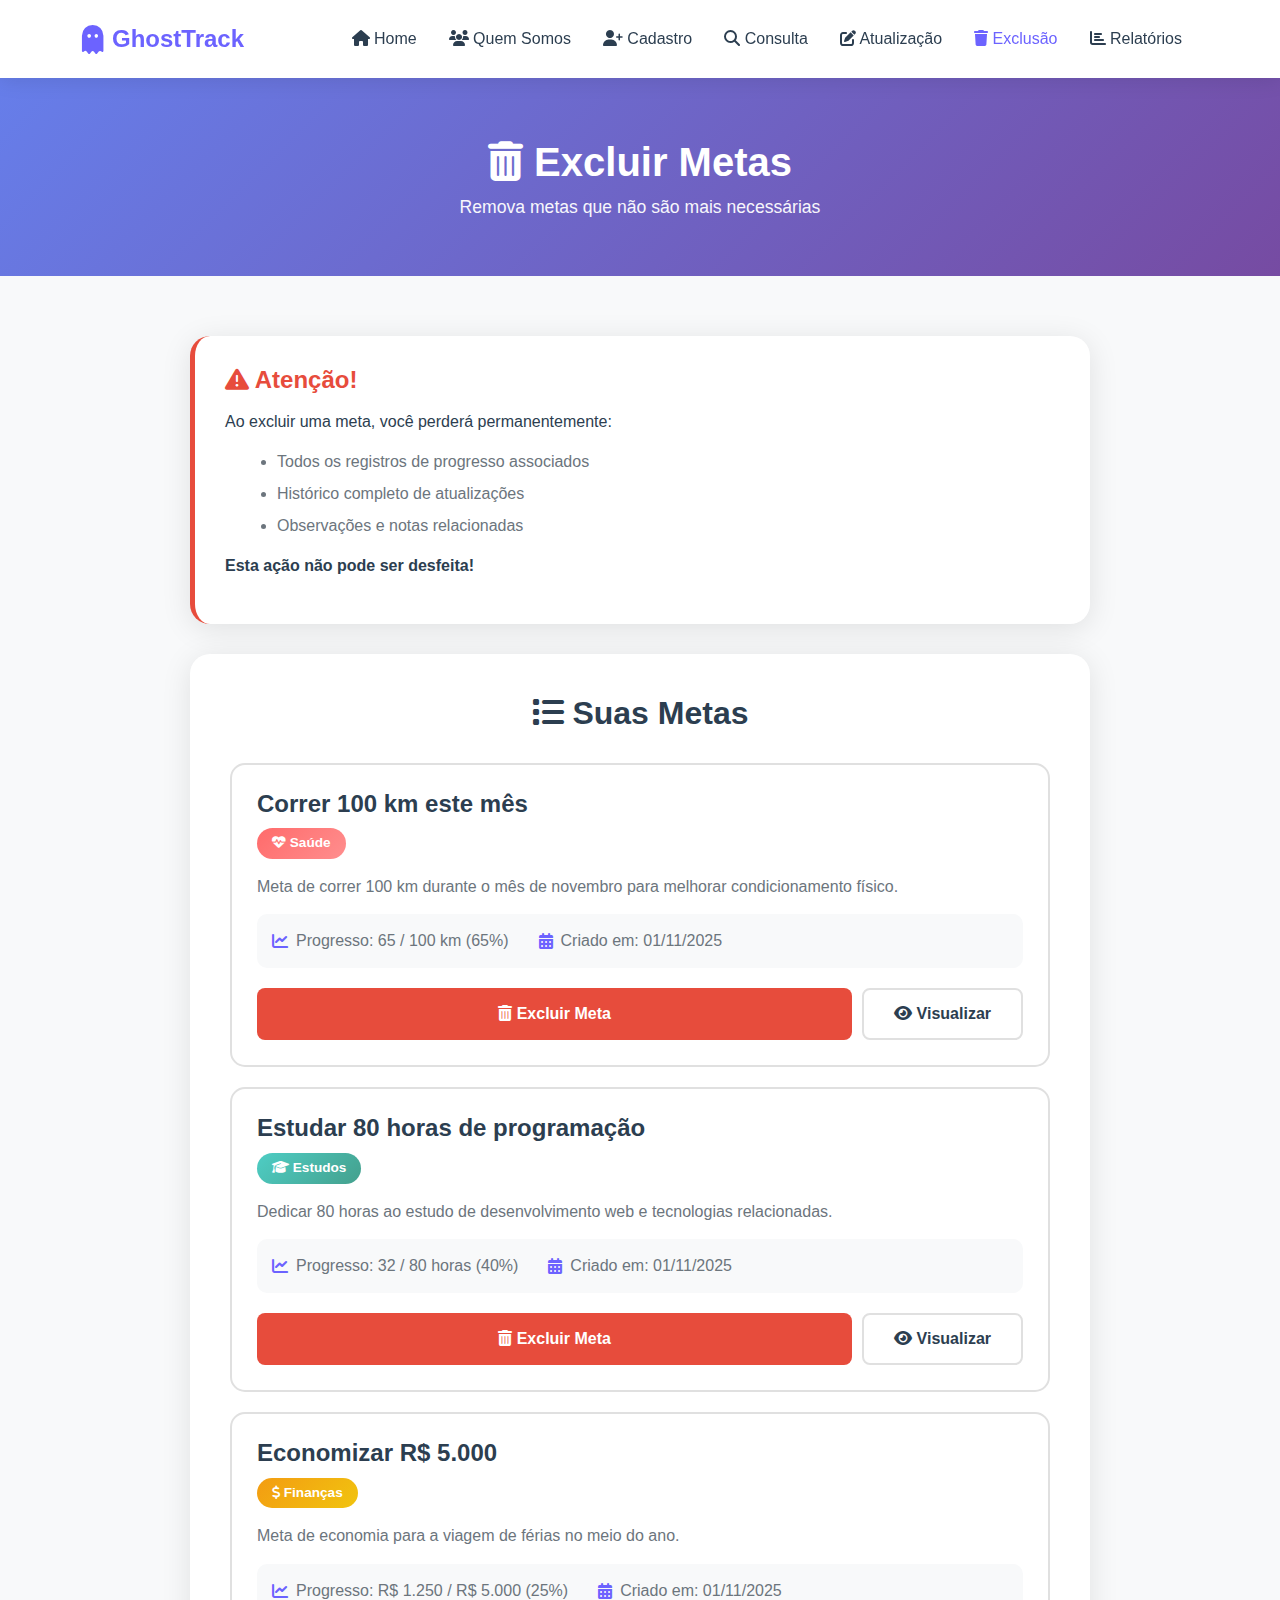
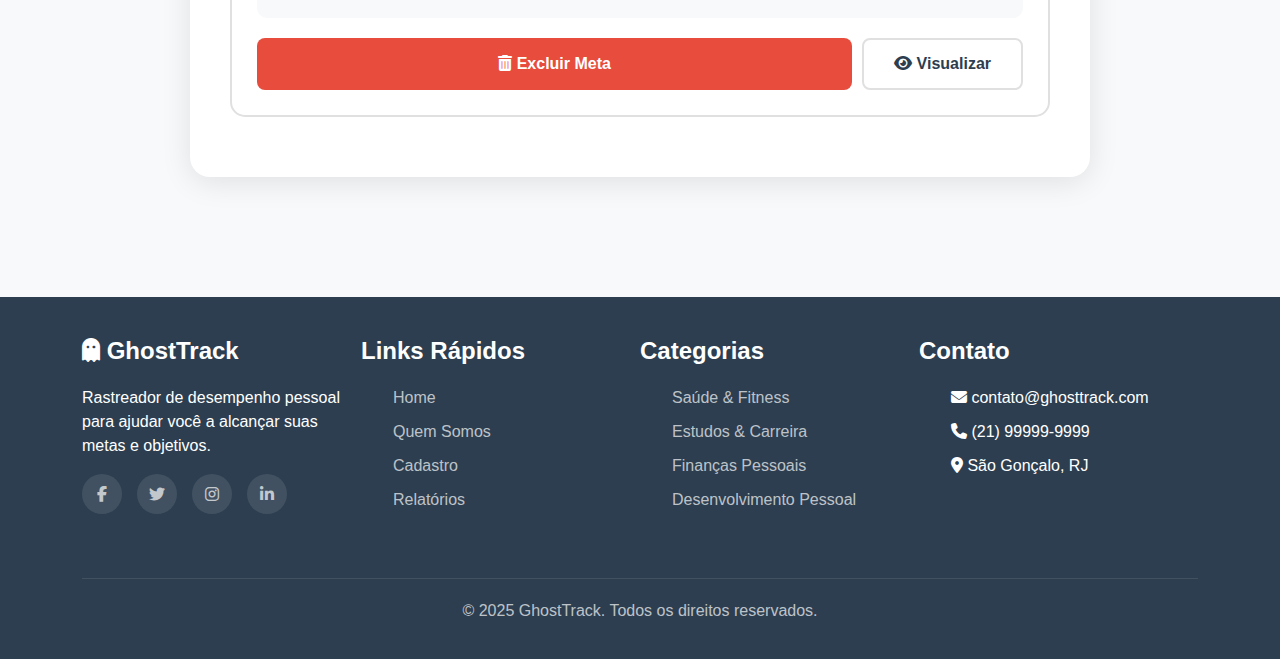
<file: frontend/Exclusao/exclusao.html>
<!DOCTYPE html>
<html lang="pt-BR">
<head>
    <meta charset="UTF-8">
    <meta name="viewport" content="width=device-width, initial-scale=1.0">
    <title>Exclusão de Metas - GhostTrack</title>
    <link href="https://cdnjs.cloudflare.com/ajax/libs/bootstrap/5.3.2/css/bootstrap.min.css" rel="stylesheet">
    <link href="https://cdnjs.cloudflare.com/ajax/libs/font-awesome/6.4.0/css/all.min.css" rel="stylesheet">
    <link rel="stylesheet" href="../styles.css">
    <!-- CSS Específico da Página -->
    <link rel="stylesheet" href="./exclusao.css">
</head>
<body>
    <!-- Navbar -->
    <nav class="navbar navbar-expand-lg sticky-top">
        <div class="container">
            <a class="navbar-brand" href="../Home/home.html">
                <i class="fas fa-ghost"></i>
                GhostTrack
            </a>
            <button class="navbar-toggler" type="button" data-bs-toggle="collapse" data-bs-target="#navbarNav">
                <span class="navbar-toggler-icon"></span>
            </button>
            <div class="collapse navbar-collapse" id="navbarNav">
                <ul class="navbar-nav ms-auto">
                    <li class="nav-item">
                        <a class="nav-link" href="../Home/home.html"><i class="fas fa-home"></i> Home</a>
                    </li>
                    <li class="nav-item">
                        <a class="nav-link" href="../QS/qs.html"><i class="fas fa-users"></i> Quem Somos</a>
                    </li>
                    <li class="nav-item">
                        <a class="nav-link" href="../Cadastro/cadastro.html"><i class="fas fa-user-plus"></i> Cadastro</a>
                    </li>
                    <li class="nav-item">
                        <a class="nav-link" href="../Consulta/consulta.html"><i class="fas fa-search"></i> Consulta</a>
                    </li>
                    <li class="nav-item">
                        <a class="nav-link" href="../Atualização/atualizacao.html"><i class="fas fa-edit"></i> Atualização</a>
                    </li>
                    <li class="nav-item">
                        <a class="nav-link active" href="../Exclusao/exclusao.html"><i class="fas fa-trash"></i> Exclusão</a>
                    </li>
                    <li class="nav-item">
                        <a class="nav-link" href="../Relatorios/relatorios.html"><i class="fas fa-chart-bar"></i> Relatórios</a>
                    </li>
                </ul>
            </div>
        </div>
    </nav>

    <!-- Page Header -->
    <section class="page-header">
        <div class="container">
            <h1><i class="fas fa-trash-alt"></i> Excluir Metas</h1>
            <p>Remova metas que não são mais necessárias</p>
        </div>
    </section>

    <!-- Delete Section -->
    <section class="delete-section">
        <div class="container">
            <div class="delete-container">
                <!-- Warning Card -->
                <div class="warning-card">
                    <h4><i class="fas fa-exclamation-triangle"></i> Atenção!</h4>
                    <p>Ao excluir uma meta, você perderá permanentemente:</p>
                    <ul>
                        <li>Todos os registros de progresso associados</li>
                        <li>Histórico completo de atualizações</li>
                        <li>Observações e notas relacionadas</li>
                    </ul>
                    <p><strong>Esta ação não pode ser desfeita!</strong></p>
                </div>

                <div id="alertContainer"></div>

                <!-- Goals List -->
                <div class="goals-card">
                    <h2><i class="fas fa-list"></i> Suas Metas</h2>

                    <div id="goalsList">
                        <!-- Goal 1 -->
                        <div class="goal-delete-item" data-goal-id="1">
                            <div class="goal-header">
                                <div class="goal-info">
                                    <h4>Correr 100 km este mês</h4>
                                    <span class="goal-category category-saude">
                                        <i class="fas fa-heartbeat"></i> Saúde
                                    </span>
                                </div>
                            </div>
                            <p class="goal-details">
                                Meta de correr 100 km durante o mês de novembro para melhorar condicionamento físico.
                            </p>
                            <div class="goal-stats">
                                <div class="stat">
                                    <i class="fas fa-chart-line"></i>
                                    <span>Progresso: 65 / 100 km (65%)</span>
                                </div>
                                <div class="stat">
                                    <i class="fas fa-calendar-alt"></i>
                                    <span>Criado em: 01/11/2025</span>
                                </div>
                            </div>
                            <div class="delete-actions">
                                <button class="btn-delete-goal" onclick="confirmDelete(1, 'Correr 100 km este mês')">
                                    <i class="fas fa-trash-alt"></i> Excluir Meta
                                </button>
                                <a href="../Consulta/consulta.html" class="btn-cancel">
                                    <i class="fas fa-eye"></i> Visualizar
                                </a>
                            </div>
                        </div>

                        <!-- Goal 2 -->
                        <div class="goal-delete-item" data-goal-id="2">
                            <div class="goal-header">
                                <div class="goal-info">
                                    <h4>Estudar 80 horas de programação</h4>
                                    <span class="goal-category category-estudos">
                                        <i class="fas fa-graduation-cap"></i> Estudos
                                    </span>
                                </div>
                            </div>
                            <p class="goal-details">
                                Dedicar 80 horas ao estudo de desenvolvimento web e tecnologias relacionadas.
                            </p>
                            <div class="goal-stats">
                                <div class="stat">
                                    <i class="fas fa-chart-line"></i>
                                    <span>Progresso: 32 / 80 horas (40%)</span>
                                </div>
                                <div class="stat">
                                    <i class="fas fa-calendar-alt"></i>
                                    <span>Criado em: 01/11/2025</span>
                                </div>
                            </div>
                            <div class="delete-actions">
                                <button class="btn-delete-goal" onclick="confirmDelete(2, 'Estudar 80 horas de programação')">
                                    <i class="fas fa-trash-alt"></i> Excluir Meta
                                </button>
                                <a href="../Consulta/consulta.html" class="btn-cancel">
                                    <i class="fas fa-eye"></i> Visualizar
                                </a>
                            </div>
                        </div>

                        <!-- Goal 3 -->
                        <div class="goal-delete-item" data-goal-id="3">
                            <div class="goal-header">
                                <div class="goal-info">
                                    <h4>Economizar R$ 5.000</h4>
                                    <span class="goal-category category-financas">
                                        <i class="fas fa-dollar-sign"></i> Finanças
                                    </span>
                                </div>
                            </div>
                            <p class="goal-details">
                                Meta de economia para a viagem de férias no meio do ano.
                            </p>
                            <div class="goal-stats">
                                <div class="stat">
                                    <i class="fas fa-chart-line"></i>
                                    <span>Progresso: R$ 1.250 / R$ 5.000 (25%)</span>
                                </div>
                                <div class="stat">
                                    <i class="fas fa-calendar-alt"></i>
                                    <span>Criado em: 01/11/2025</span>
                                </div>
                            </div>
                            <div class="delete-actions">
                                <button class="btn-delete-goal" onclick="confirmDelete(3, 'Economizar R$ 5.000')">
                                    <i class="fas fa-trash-alt"></i> Excluir Meta
                                </button>
                                <a href="../Consulta/consulta.html" class="btn-cancel">
                                    <i class="fas fa-eye"></i> Visualizar
                                </a>
                            </div>
                        </div>
                    </div>
                </div>
            </div>
        </div>
    </section>

    <!-- Delete Confirmation Modal -->
    <div class="modal fade" id="deleteModal" tabindex="-1">
        <div class="modal-dialog modal-dialog-centered">
            <div class="modal-content">
                <div class="modal-header">
                    <h5 class="modal-title">
                        <i class="fas fa-exclamation-triangle"></i> Confirmar Exclusão
                    </h5>
                    <button type="button" class="btn-close" data-bs-dismiss="modal"></button>
                </div>
                <div class="modal-body">
                    <p>Você tem certeza que deseja excluir a meta:</p>
                    <h5 id="deleteGoalTitle" style="color: var(--danger);"></h5>
                    <p class="mt-3"><strong>Esta ação não pode ser desfeita!</strong></p>
                </div>
                <div class="modal-footer">
                    <button type="button" class="btn btn-cancel" data-bs-dismiss="modal">
                        <i class="fas fa-times"></i> Cancelar
                    </button>
                    <button type="button" class="btn-confirm-delete" onclick="deleteGoal()">
                        <i class="fas fa-trash-alt"></i> Sim, Excluir
                    </button>
                </div>
            </div>
        </div>
    </div>

    <!-- Footer -->
    <footer class="footer">
        <div class="container">
            <div class="footer-content">
                <div class="footer-section">
                    <h4><i class="fas fa-ghost"></i> GhostTrack</h4>
                    <p>Rastreador de desempenho pessoal para ajudar você a alcançar suas metas e objetivos.</p>
                    <div class="social-links">
                        <a href="#"><i class="fab fa-facebook-f"></i></a>
                        <a href="#"><i class="fab fa-twitter"></i></a>
                        <a href="#"><i class="fab fa-instagram"></i></a>
                        <a href="#"><i class="fab fa-linkedin-in"></i></a>
                    </div>
                </div>
                <div class="footer-section">
                    <h4>Links Rápidos</h4>
                    <ul>
                        <li><a href="../Home/home.html">Home</a></li>
                        <li><a href="../QS/qs.html">Quem Somos</a></li>
                        <li><a href="../Cadastro/cadastro.html">Cadastro</a></li>
                        <li><a href="../Relatorios/relatorios.html">Relatórios</a></li>
                    </ul>
                </div>
                <div class="footer-section">
                    <h4>Categorias</h4>
                    <ul>
                        <li><a href="#">Saúde & Fitness</a></li>
                        <li><a href="#">Estudos & Carreira</a></li>
                        <li><a href="#">Finanças Pessoais</a></li>
                        <li><a href="#">Desenvolvimento Pessoal</a></li>
                    </ul>
                </div>
                <div class="footer-section">
                    <h4>Contato</h4>
                    <ul>
                        <li><i class="fas fa-envelope"></i> contato@ghosttrack.com</li>
                        <li><i class="fas fa-phone"></i> (21) 99999-9999</li>
                        <li><i class="fas fa-map-marker-alt"></i> São Gonçalo, RJ</li>
                    </ul>
                </div>
            </div>
            <div class="footer-bottom">
                <p>&copy; 2025 GhostTrack. Todos os direitos reservados.</p>
            </div>
        </div>
    </footer>

    <script src="https://cdnjs.cloudflare.com/ajax/libs/bootstrap/5.3.2/js/bootstrap.bundle.min.js"></script>
    <script>
        let goalToDelete = null;
        const deleteModal = new bootstrap.Modal(document.getElementById('deleteModal'));

        function confirmDelete(goalId, goalTitle) {
            goalToDelete = goalId;
            document.getElementById('deleteGoalTitle').textContent = goalTitle;
            deleteModal.show();
        }

        function deleteGoal() {
            if (goalToDelete) {
                // Aqui você faria a requisição para o backend
                console.log('Excluindo meta:', goalToDelete);

                // Remover o elemento da lista
                const goalElement = document.querySelector(`[data-goal-id="${goalToDelete}"]`);
                if (goalElement) {
                    goalElement.remove();
                }

                deleteModal.hide();
                showAlert('Meta excluída com sucesso!', 'success');

                // Verificar se ainda há metas
                if (document.querySelectorAll('.goal-delete-item').length === 0) {
                    document.getElementById('goalsList').innerHTML = `
                        <div class="no-goals">
                            <i class="fas fa-check-circle"></i>
                            <h3>Nenhuma meta para excluir</h3>
                            <p>Você não possui metas cadastradas no momento</p>
                            <a href="cadastro.html" class="btn btn-primary">
                                <i class="fas fa-plus"></i> Criar Nova Meta
                            </a>
                        </div>
                    `;
                }

                goalToDelete = null;
            }
        }

        function showAlert(message, type) {
            const alertContainer = document.getElementById('alertContainer');
            const alert = document.createElement('div');
            alert.className = `alert alert-${type} alert-dismissible fade show`;
            alert.innerHTML = `
                ${message}
                <button type="button" class="btn-close" data-bs-dismiss="alert"></button>
            `;
            alertContainer.appendChild(alert);

            setTimeout(() => {
                alert.remove();
            }, 5000);
        }
    </script>
</body>
</html>
</file>
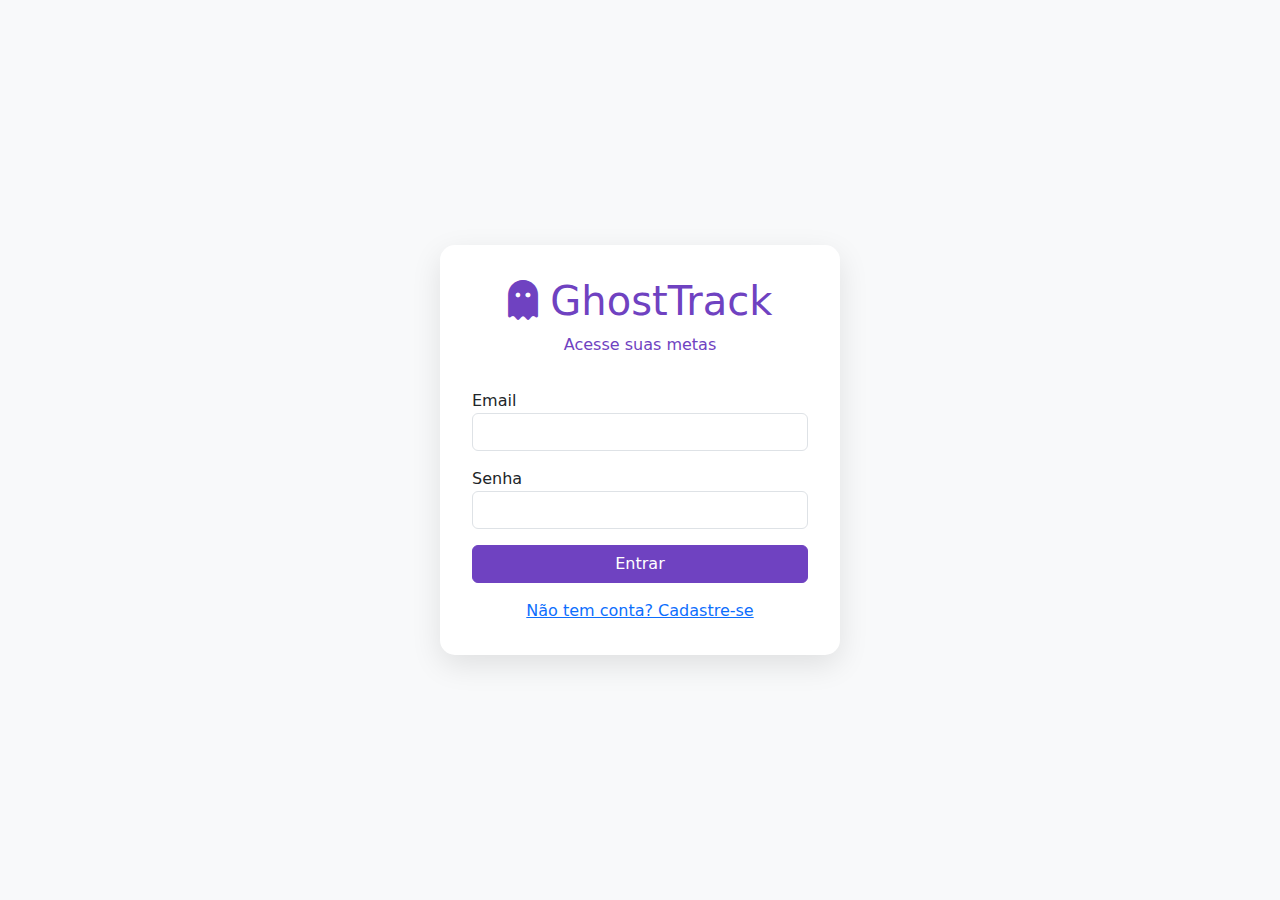
<file: frontend/Home/home.html>
<!DOCTYPE html>
<html lang="pt-BR">
<head>
    <meta charset="UTF-8">
    <meta name="viewport" content="width=device-width, initial-scale=1.0">
    <title>GhostTrack - Rastreador de Desempenho Pessoal</title>
    
    <!-- Bootstrap CSS -->
    <link href="https://cdnjs.cloudflare.com/ajax/libs/bootstrap/5.3.2/css/bootstrap.min.css" rel="stylesheet">
    
    <!-- Font Awesome -->
    <link href="https://cdnjs.cloudflare.com/ajax/libs/font-awesome/6.4.0/css/all.min.css" rel="stylesheet">
    
    <!-- CSS Global -->
    <link rel="stylesheet" href="../styles.css">
    
    <!-- CSS Específico da Página -->
    <link rel="stylesheet" href="./home.css">
</head>
<body>
    <!-- Navbar -->
    <nav class="navbar navbar-expand-lg sticky-top">
        <div class="container">
            <a class="navbar-brand" href="./home.html">
                <i class="fas fa-ghost"></i>
                GhostTrack
            </a>
            <button class="navbar-toggler" type="button" data-bs-toggle="collapse" data-bs-target="#navbarNav">
                <span class="navbar-toggler-icon"></span>
            </button>
            <div class="collapse navbar-collapse" id="navbarNav">
                <ul class="navbar-nav ms-auto">
                    <li class="nav-item">
                        <a class="nav-link active" href="./home.html"><i class="fas fa-home"></i> Home</a>
                    </li>
                    <li class="nav-item">
                        <a class="nav-link" href="../QS/qs.html"><i class="fas fa-users"></i> Quem Somos</a>
                    </li>
                    <li class="nav-item">
                        <a class="nav-link" href="../Cadastro/cadastro.html"><i class="fas fa-user-plus"></i> Cadastro</a>
                    </li>
                    <li class="nav-item">
                        <a class="nav-link" href="../Consulta/consulta.html"><i class="fas fa-search"></i> Consulta</a>
                    </li>
                    <li class="nav-item">
                        <a class="nav-link" href="../Atualização/atualizacao.html"><i class="fas fa-edit"></i> Atualização</a>
                    </li>
                    <li class="nav-item">
                        <a class="nav-link" href="../Exclusao/exclusao.html"><i class="fas fa-trash"></i> Exclusão</a>
                    </li>
                    <li class="nav-item">
                        <a class="nav-link" href="../Exclusao/exclusao.html"><i class="fas fa-chart-bar"></i> Relatórios</a>
                    </li>
                </ul>
            </div>
        </div>
    </nav>

    <!-- Hero Section -->
    <section class="hero">
        <div class="container">
            <h1><i class="fas fa-ghost"></i> GhostTrack</h1>
            <p>Rastreie suas metas, conquiste seus objetivos e transforme sua vida</p>
            <div class="hero-buttons">
                <a href="../Cadastro/cadastro.html" class="btn btn-primary-hero">Começar Agora</a>
                <a href="../QS/qs.html" class="btn btn-outline-hero">Saiba Mais</a>
            </div>
        </div>
    </section>

    <!-- Features Section -->
    <section class="features">
        <div class="container">
            <div class="section-title">
                <h2>Por que escolher o GhostTrack?</h2>
                <p>Ferramentas poderosas para transformar suas metas em realidade</p>
            </div>
            <div class="row g-4">
                <div class="col-md-4">
                    <div class="feature-card">
                        <div class="feature-icon">
                            <i class="fas fa-bullseye"></i>
                        </div>
                        <h3>Metas Organizadas</h3>
                        <p>Crie e organize suas metas por categorias: saúde, estudos, finanças e muito mais</p>
                    </div>
                </div>
                <div class="col-md-4">
                    <div class="feature-card">
                        <div class="feature-icon">
                            <i class="fas fa-chart-line"></i>
                        </div>
                        <h3>Progresso Visual</h3>
                        <p>Acompanhe seu progresso com barras animadas e gráficos intuitivos</p>
                    </div>
                </div>
                <div class="col-md-4">
                    <div class="feature-card">
                        <div class="feature-icon">
                            <i class="fas fa-trophy"></i>
                        </div>
                        <h3>Conquiste Objetivos</h3>
                        <p>Registre cada passo da sua jornada e celebre suas conquistas</p>
                    </div>
                </div>
                <div class="col-md-4">
                    <div class="feature-card">
                        <div class="feature-icon">
                            <i class="fas fa-filter"></i>
                        </div>
                        <h3>Filtros Inteligentes</h3>
                        <p>Filtre suas metas por categoria e encontre o que precisa rapidamente</p>
                    </div>
                </div>
                <div class="col-md-4">
                    <div class="feature-card">
                        <div class="feature-icon">
                            <i class="fas fa-file-alt"></i>
                        </div>
                        <h3>Relatórios Detalhados</h3>
                        <p>Visualize relatórios com percentuais de conclusão e estatísticas</p>
                    </div>
                </div>
                <div class="col-md-4">
                    <div class="feature-card">
                        <div class="feature-icon">
                            <i class="fas fa-mobile-alt"></i>
                        </div>
                        <h3>100% Responsivo</h3>
                        <p>Acesse de qualquer dispositivo: computador, tablet ou celular</p>
                    </div>
                </div>
            </div>
        </div>
    </section>

    <!-- Stats Section -->
    <section class="stats">
        <div class="container">
            <div class="row">
                <div class="col-md-3 col-6">
                    <div class="stat-item">
                        <div class="stat-number">1000+</div>
                        <div class="stat-label">Usuários Ativos</div>
                    </div>
                </div>
                <div class="col-md-3 col-6">
                    <div class="stat-item">
                        <div class="stat-number">5000+</div>
                        <div class="stat-label">Metas Criadas</div>
                    </div>
                </div>
                <div class="col-md-3 col-6">
                    <div class="stat-item">
                        <div class="stat-number">85%</div>
                        <div class="stat-label">Taxa de Sucesso</div>
                    </div>
                </div>
                <div class="col-md-3 col-6">
                    <div class="stat-item">
                        <div class="stat-number">4.8★</div>
                        <div class="stat-label">Avaliação Média</div>
                    </div>
                </div>
            </div>
        </div>
    </section>

    <!-- Footer -->
    <footer class="footer">
        <div class="container">
            <div class="footer-content">
                <div class="footer-section">
                    <h4><i class="fas fa-ghost"></i> GhostTrack</h4>
                    <p>Rastreador de desempenho pessoal para ajudar você a alcançar suas metas e objetivos.</p>
                    <div class="social-links">
                        <a href="#"><i class="fab fa-facebook-f"></i></a>
                        <a href="#"><i class="fab fa-twitter"></i></a>
                        <a href="#"><i class="fab fa-instagram"></i></a>
                        <a href="#"><i class="fab fa-linkedin-in"></i></a>
                    </div>
                </div>
                <div class="footer-section">
                    <h4>Links Rápidos</h4>
                    <ul>
                        <li><a href="./home.html">Home</a></li>
                        <li><a href="../QS/qs.html">Quem Somos</a></li>
                        <li><a href="../Cadastro/cadastro.html">Cadastro</a></li>
                        <li><a href="../Relatorios/relatorios.html">Relatórios</a></li>
                    </ul>
                </div>
                <div class="footer-section">
                    <h4>Categorias</h4>
                    <ul>
                        <li><a href="#">Saúde & Fitness</a></li>
                        <li><a href="#">Estudos & Carreira</a></li>
                        <li><a href="#">Finanças Pessoais</a></li>
                        <li><a href="#">Desenvolvimento Pessoal</a></li>
                    </ul>
                </div>
                <div class="footer-section">
                    <h4>Contato</h4>
                    <ul>
                        <li><i class="fas fa-envelope"></i> contato@ghosttrack.com</li>
                        <li><i class="fas fa-phone"></i> (21) 99999-9999</li>
                        <li><i class="fas fa-map-marker-alt"></i> São Gonçalo, RJ</li>
                    </ul>
                </div>
            </div>
            <div class="footer-bottom">
                <p>&copy; 2025 GhostTrack. Todos os direitos reservados.</p>
            </div>
        </div>
    </footer>

    <!-- Bootstrap JS -->
    <script src="https://cdnjs.cloudflare.com/ajax/libs/bootstrap/5.3.2/js/bootstrap.bundle.min.js"></script>
    <script>
        // 1. Verifica se tem usuário salvo no navegador
        const userData = localStorage.getItem('usuario_ghosttrack');

        if (!userData) {
            // SE NÃO TIVER LOGADO: Redireciona para a tela de login
            window.location.href = '../Login/index.html';
        } else {
            // SE TIVER LOGADO: Pega os dados para personalizar a tela
            const usuario = JSON.parse(userData);

            // Troca o título principal para dar Oi para o usuário
            const tituloPrincipal = document.querySelector('.hero h1');
            if (tituloPrincipal) {
                tituloPrincipal.innerHTML = `<i class="fas fa-ghost"></i> Olá, ${usuario.nome}!`;
            }

            // Esconde os botões de "Começar Agora" se ele já estiver logado
            const botoesHero = document.querySelector('.hero-buttons');
            if (botoesHero) {
                // Troca os botões de cadastro por um botão de "Ir para Relatórios"
                botoesHero.innerHTML = `
                    <a href="../Consulta/consulta.html" class="btn btn-primary-hero">Minhas Metas</a>
                    <button onclick="logout()" class="btn btn-outline-hero">Sair</button>
                `;
            }
        }

        // Função de Sair (Logout)
        function logout() {
            localStorage.removeItem('usuario_ghosttrack');
            window.location.href = '../Login/index.html';
        }
    </script>
</body>
</html>
</file>
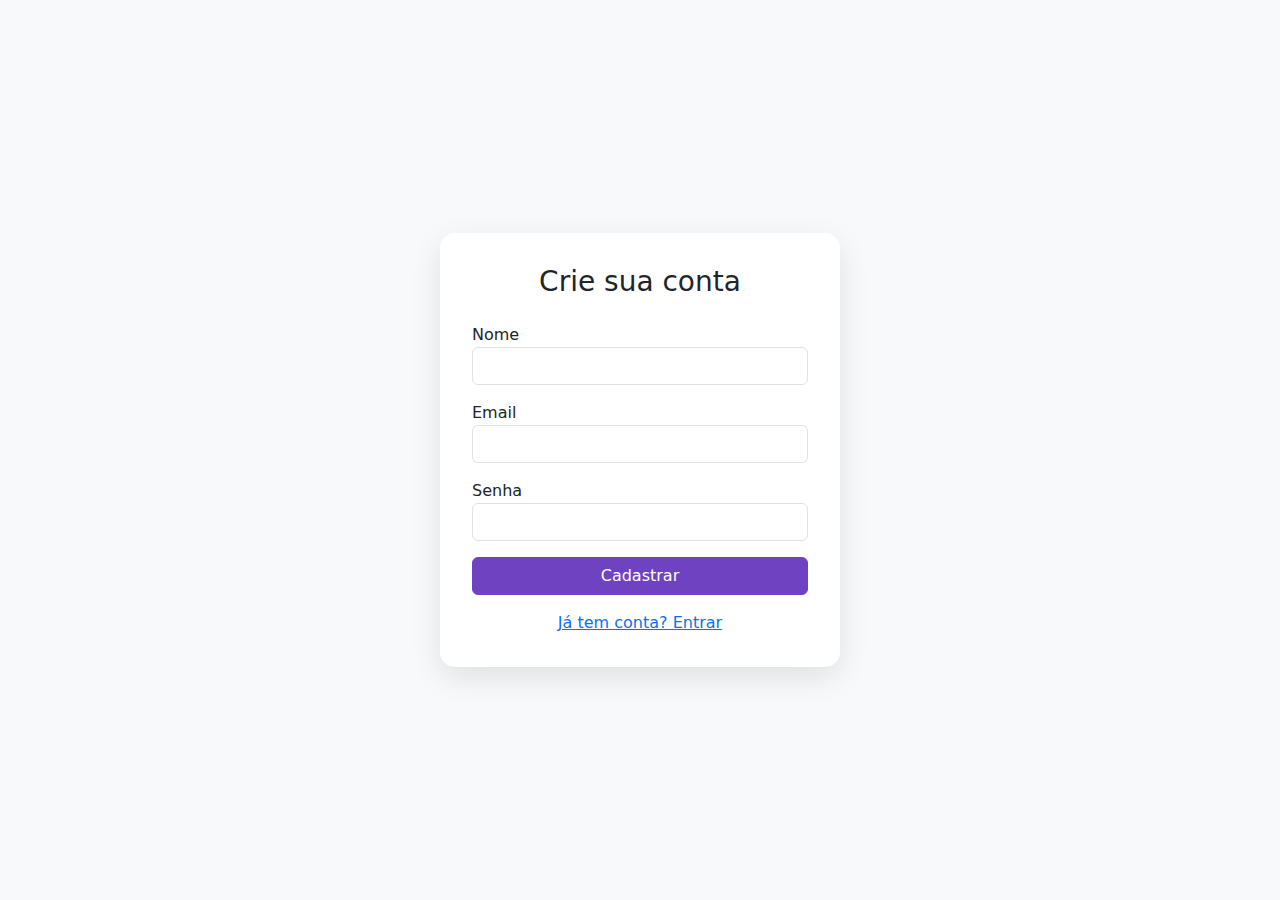
<file: frontend/Login/signup.html>
<!DOCTYPE html>
<html lang="pt-BR">
<head>
    <meta charset="UTF-8">
    <title>Nova Conta - GhostTrack</title>
    <link href="https://cdnjs.cloudflare.com/ajax/libs/bootstrap/5.3.2/css/bootstrap.min.css" rel="stylesheet">
    <link href="https://cdnjs.cloudflare.com/ajax/libs/font-awesome/6.4.0/css/all.min.css" rel="stylesheet">
    <style>
        body { background-color: #f8f9fa; display: flex; align-items: center; justify-content: center; height: 100vh; }
        .login-card { max-width: 400px; width: 100%; padding: 2rem; border-radius: 15px; background: white; box-shadow: 0 10px 30px rgba(0,0,0,0.1); }
        .btn-primary { background-color: #6f42c1; border-color: #6f42c1; }
    </style>
</head>
<body>
    <div class="login-card">
        <h3 class="text-center mb-4">Crie sua conta</h3>
        <div id="alertContainer"></div>

        <form id="signupForm">
            <div class="mb-3">
                <label>Nome</label>
                <input type="text" class="form-control" id="nome" required>
            </div>
            <div class="mb-3">
                <label>Email</label>
                <input type="email" class="form-control" id="email" required>
            </div>
            <div class="mb-3">
                <label>Senha</label>
                <input type="password" class="form-control" id="senha" required>
            </div>
            <button type="submit" class="btn btn-primary w-100">Cadastrar</button>
        </form>
        <div class="text-center mt-3">
            <a href="index.html">Já tem conta? Entrar</a>
        </div>
    </div>

    <script>
        const API_URL = "/backend/api";

        document.getElementById('signupForm').addEventListener('submit', async function(e) {
            e.preventDefault();
            const nome = document.getElementById('nome').value;
            const email = document.getElementById('email').value;
            const senha = document.getElementById('senha').value;

            try {
                const response = await fetch(`${API_URL}/usuarios.php`, {
                    method: 'POST',
                    body: JSON.stringify({ nome, email, senha })
                });
                const result = await response.json();

                if(result.success) {
                    alert('Conta criada! Faça login.');
                    window.location.href = 'index.html';
                } else {
                    document.getElementById('alertContainer').innerHTML = `<div class="alert alert-danger">${result.message}</div>`;
                }
            } catch (error) {
                document.getElementById('alertContainer').innerHTML = `<div class="alert alert-danger">Erro de conexão</div>`;
            }
        });
    </script>
</body>
</html>
</file>
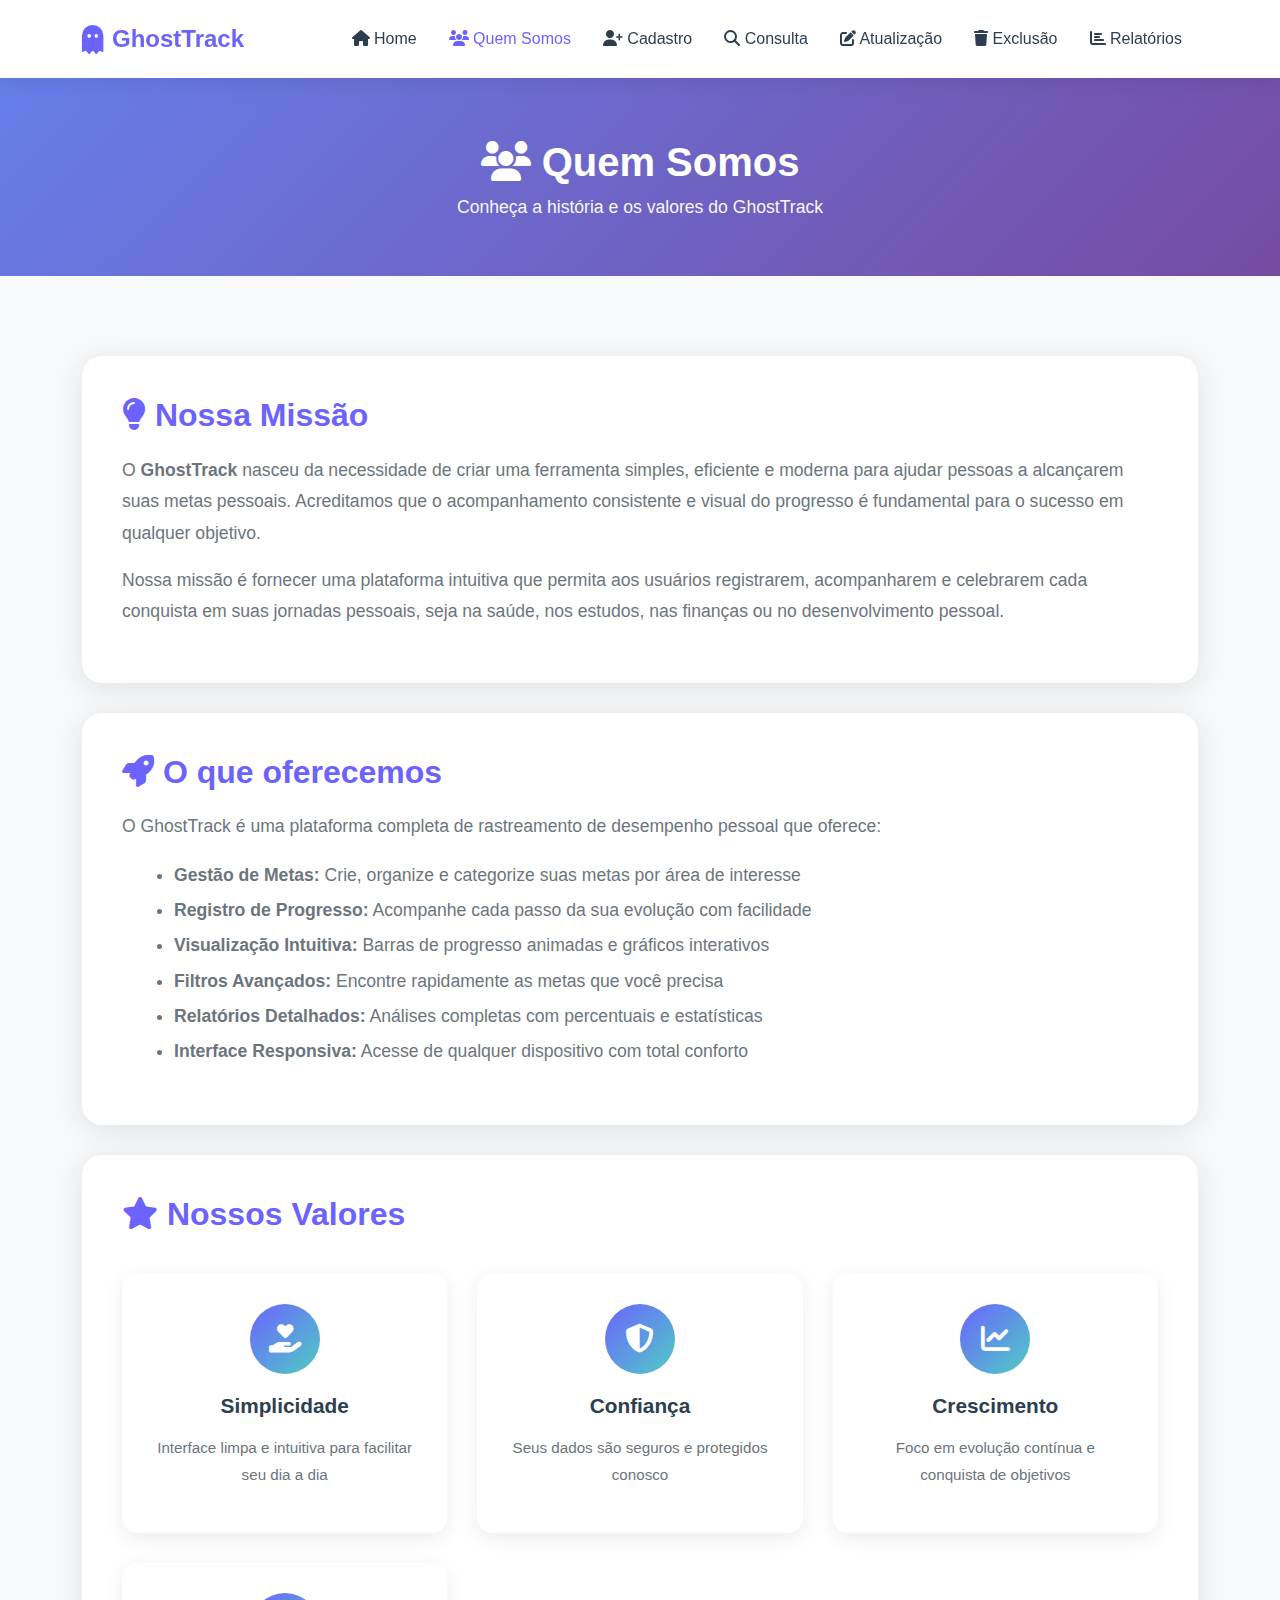
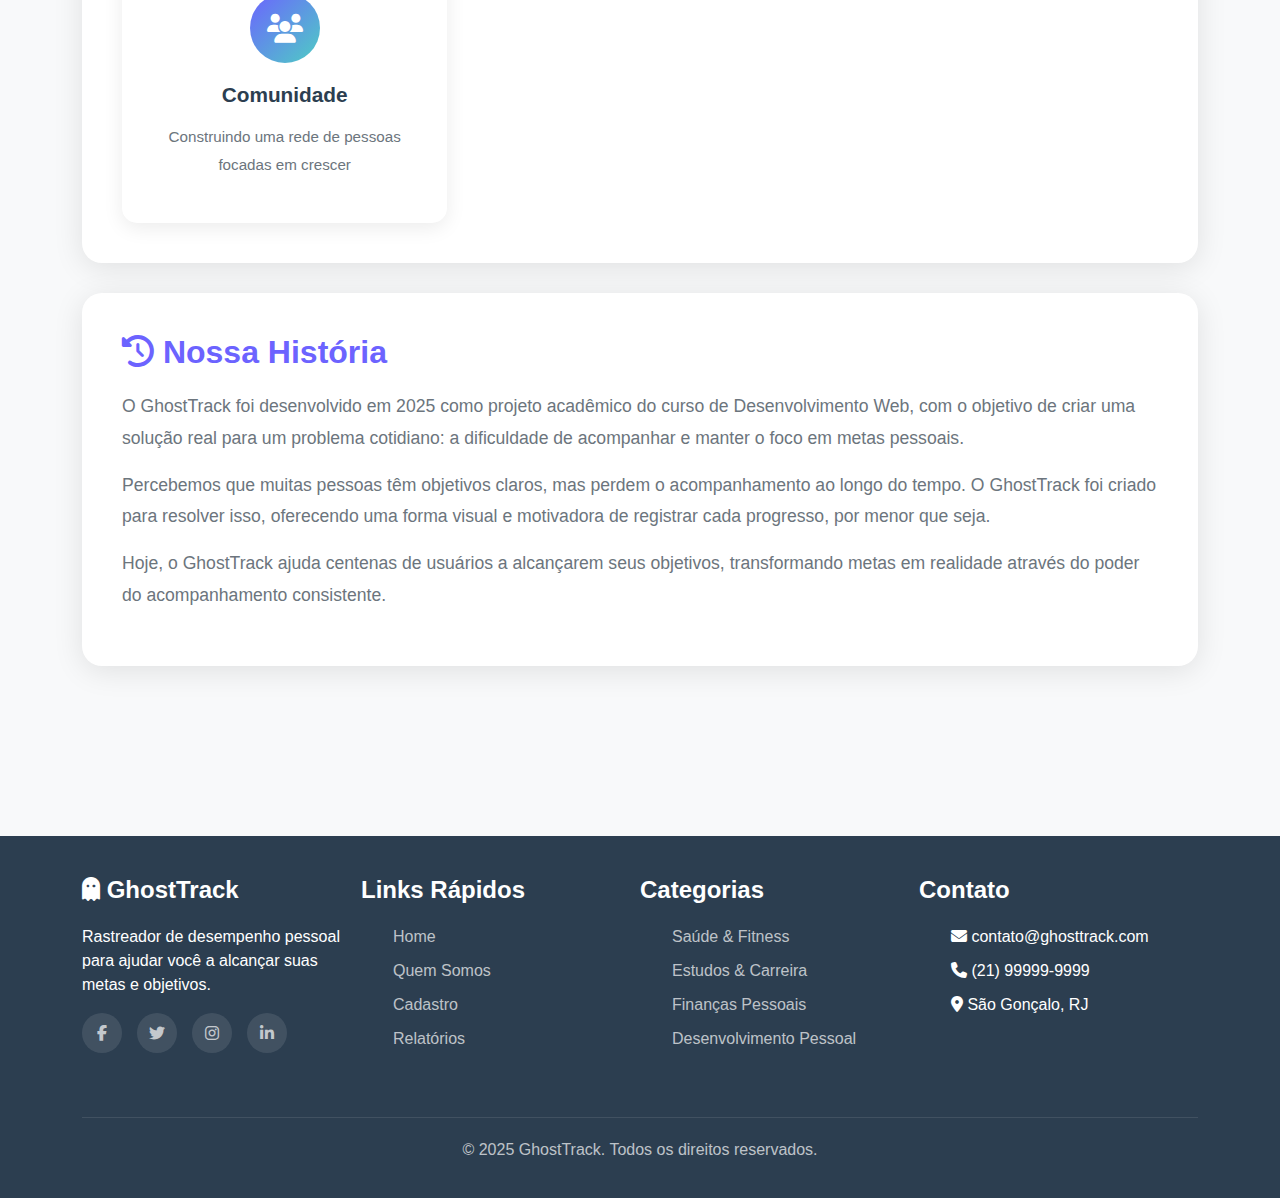
<file: frontend/QS/qs.html>
<!DOCTYPE html>
<html lang="pt-BR">
<head>
    <meta charset="UTF-8">
    <meta name="viewport" content="width=device-width, initial-scale=1.0">
    <title>Quem Somos - GhostTrack</title>
    <link href="https://cdnjs.cloudflare.com/ajax/libs/bootstrap/5.3.2/css/bootstrap.min.css" rel="stylesheet">
    <link href="https://cdnjs.cloudflare.com/ajax/libs/font-awesome/6.4.0/css/all.min.css" rel="stylesheet">

    <link rel="stylesheet" href="../styles.css">
    
    <!-- CSS Específico da Página -->
    <link rel="stylesheet" href="./qs.css">
</head>
<body>
    <!-- Navbar -->
    <nav class="navbar navbar-expand-lg sticky-top">
        <div class="container">
            <a class="navbar-brand" href="../Home/home.html">
                <i class="fas fa-ghost"></i>
                GhostTrack
            </a>
            <button class="navbar-toggler" type="button" data-bs-toggle="collapse" data-bs-target="#navbarNav">
                <span class="navbar-toggler-icon"></span>
            </button>
            <div class="collapse navbar-collapse" id="navbarNav">
                <ul class="navbar-nav ms-auto">
                    <li class="nav-item">
                        <a class="nav-link" href="../Home/home.html"><i class="fas fa-home"></i> Home</a>
                    </li>
                    <li class="nav-item">
                        <a class="nav-link active" href="./qs.html"><i class="fas fa-users"></i> Quem Somos</a>
                    </li>
                    <li class="nav-item">
                        <a class="nav-link" href="../Cadastro/cadastro.html"><i class="fas fa-user-plus"></i> Cadastro</a>
                    </li>
                    <li class="nav-item">
                        <a class="nav-link" href="../Consulta/consulta.html"><i class="fas fa-search"></i> Consulta</a>
                    </li>
                    <li class="nav-item">
                        <a class="nav-link" href="../Atualização/atualizacao.html"><i class="fas fa-edit"></i> Atualização</a>
                    </li>
                    <li class="nav-item">
                        <a class="nav-link" href="../Exclusao/exclusao.html"><i class="fas fa-trash"></i> Exclusão</a>
                    </li>
                    <li class="nav-item">
                        <a class="nav-link" href="../Relatorios/relatorios.html"><i class="fas fa-chart-bar"></i> Relatórios</a>
                    </li>
                </ul>
            </div>
        </div>
    </nav>

    <!-- Page Header -->
    <section class="page-header">
        <div class="container">
            <h1><i class="fas fa-users"></i> Quem Somos</h1>
            <p>Conheça a história e os valores do GhostTrack</p>
        </div>
    </section>

    <!-- Content Section -->
    <section class="content-section">
        <div class="container">
            <div class="about-card">
                <h2><i class="fas fa-lightbulb"></i> Nossa Missão</h2>
                <p>O <strong>GhostTrack</strong> nasceu da necessidade de criar uma ferramenta simples, eficiente e moderna para ajudar pessoas a alcançarem suas metas pessoais. Acreditamos que o acompanhamento consistente e visual do progresso é fundamental para o sucesso em qualquer objetivo.</p>
                <p>Nossa missão é fornecer uma plataforma intuitiva que permita aos usuários registrarem, acompanharem e celebrarem cada conquista em suas jornadas pessoais, seja na saúde, nos estudos, nas finanças ou no desenvolvimento pessoal.</p>
            </div>

            <div class="about-card">
                <h2><i class="fas fa-rocket"></i> O que oferecemos</h2>
                <p>O GhostTrack é uma plataforma completa de rastreamento de desempenho pessoal que oferece:</p>
                <ul>
                    <li><strong>Gestão de Metas:</strong> Crie, organize e categorize suas metas por área de interesse</li>
                    <li><strong>Registro de Progresso:</strong> Acompanhe cada passo da sua evolução com facilidade</li>
                    <li><strong>Visualização Intuitiva:</strong> Barras de progresso animadas e gráficos interativos</li>
                    <li><strong>Filtros Avançados:</strong> Encontre rapidamente as metas que você precisa</li>
                    <li><strong>Relatórios Detalhados:</strong> Análises completas com percentuais e estatísticas</li>
                    <li><strong>Interface Responsiva:</strong> Acesse de qualquer dispositivo com total conforto</li>
                </ul>
            </div>

            <div class="about-card">
                <h2><i class="fas fa-star"></i> Nossos Valores</h2>
                <div class="values-grid">
                    <div class="value-item">
                        <div class="value-icon">
                            <i class="fas fa-hand-holding-heart"></i>
                        </div>
                        <h3>Simplicidade</h3>
                        <p>Interface limpa e intuitiva para facilitar seu dia a dia</p>
                    </div>
                    <div class="value-item">
                        <div class="value-icon">
                            <i class="fas fa-shield-alt"></i>
                        </div>
                        <h3>Confiança</h3>
                        <p>Seus dados são seguros e protegidos conosco</p>
                    </div>
                    <div class="value-item">
                        <div class="value-icon">
                            <i class="fas fa-chart-line"></i>
                        </div>
                        <h3>Crescimento</h3>
                        <p>Foco em evolução contínua e conquista de objetivos</p>
                    </div>
                    <div class="value-item">
                        <div class="value-icon">
                            <i class="fas fa-users"></i>
                        </div>
                        <h3>Comunidade</h3>
                        <p>Construindo uma rede de pessoas focadas em crescer</p>
                    </div>
                </div>
            </div>

            <div class="about-card">
                <h2><i class="fas fa-history"></i> Nossa História</h2>
                <p>O GhostTrack foi desenvolvido em 2025 como projeto acadêmico do curso de Desenvolvimento Web, com o objetivo de criar uma solução real para um problema cotidiano: a dificuldade de acompanhar e manter o foco em metas pessoais.</p>
                <p>Percebemos que muitas pessoas têm objetivos claros, mas perdem o acompanhamento ao longo do tempo. O GhostTrack foi criado para resolver isso, oferecendo uma forma visual e motivadora de registrar cada progresso, por menor que seja.</p>
                <p>Hoje, o GhostTrack ajuda centenas de usuários a alcançarem seus objetivos, transformando metas em realidade através do poder do acompanhamento consistente.</p>
            </div>
        </div>
    </section>

    <!-- Footer -->
    <footer class="footer">
        <div class="container">
            <div class="footer-content">
                <div class="footer-section">
                    <h4><i class="fas fa-ghost"></i> GhostTrack</h4>
                    <p>Rastreador de desempenho pessoal para ajudar você a alcançar suas metas e objetivos.</p>
                    <div class="social-links">
                        <a href="#"><i class="fab fa-facebook-f"></i></a>
                        <a href="#"><i class="fab fa-twitter"></i></a>
                        <a href="#"><i class="fab fa-instagram"></i></a>
                        <a href="#"><i class="fab fa-linkedin-in"></i></a>
                    </div>
                </div>
                <div class="footer-section">
                    <h4>Links Rápidos</h4>
                    <ul>
                        <li><a href="../Home/home.html">Home</a></li>
                        <li><a href="./qs.html">Quem Somos</a></li>
                        <li><a href="../Cadastro/cadastro.html">Cadastro</a></li>
                        <li><a href="../Relatorios/relatorios.html">Relatórios</a></li>
                    </ul>
                </div>
                <div class="footer-section">
                    <h4>Categorias</h4>
                    <ul>
                        <li><a href="#">Saúde & Fitness</a></li>
                        <li><a href="#">Estudos & Carreira</a></li>
                        <li><a href="#">Finanças Pessoais</a></li>
                        <li><a href="#">Desenvolvimento Pessoal</a></li>
                    </ul>
                </div>
                <div class="footer-section">
                    <h4>Contato</h4>
                    <ul>
                        <li><i class="fas fa-envelope"></i> contato@ghosttrack.com</li>
                        <li><i class="fas fa-phone"></i> (21) 99999-9999</li>
                        <li><i class="fas fa-map-marker-alt"></i> São Gonçalo, RJ</li>
                    </ul>
                </div>
            </div>
            <div class="footer-bottom">
                <p>&copy; 2025 GhostTrack. Todos os direitos reservados.</p>
            </div>
        </div>
    </footer>

    <script src="https://cdnjs.cloudflare.com/ajax/libs/bootstrap/5.3.2/js/bootstrap.bundle.min.js"></script>
</body>
</html>
</file>
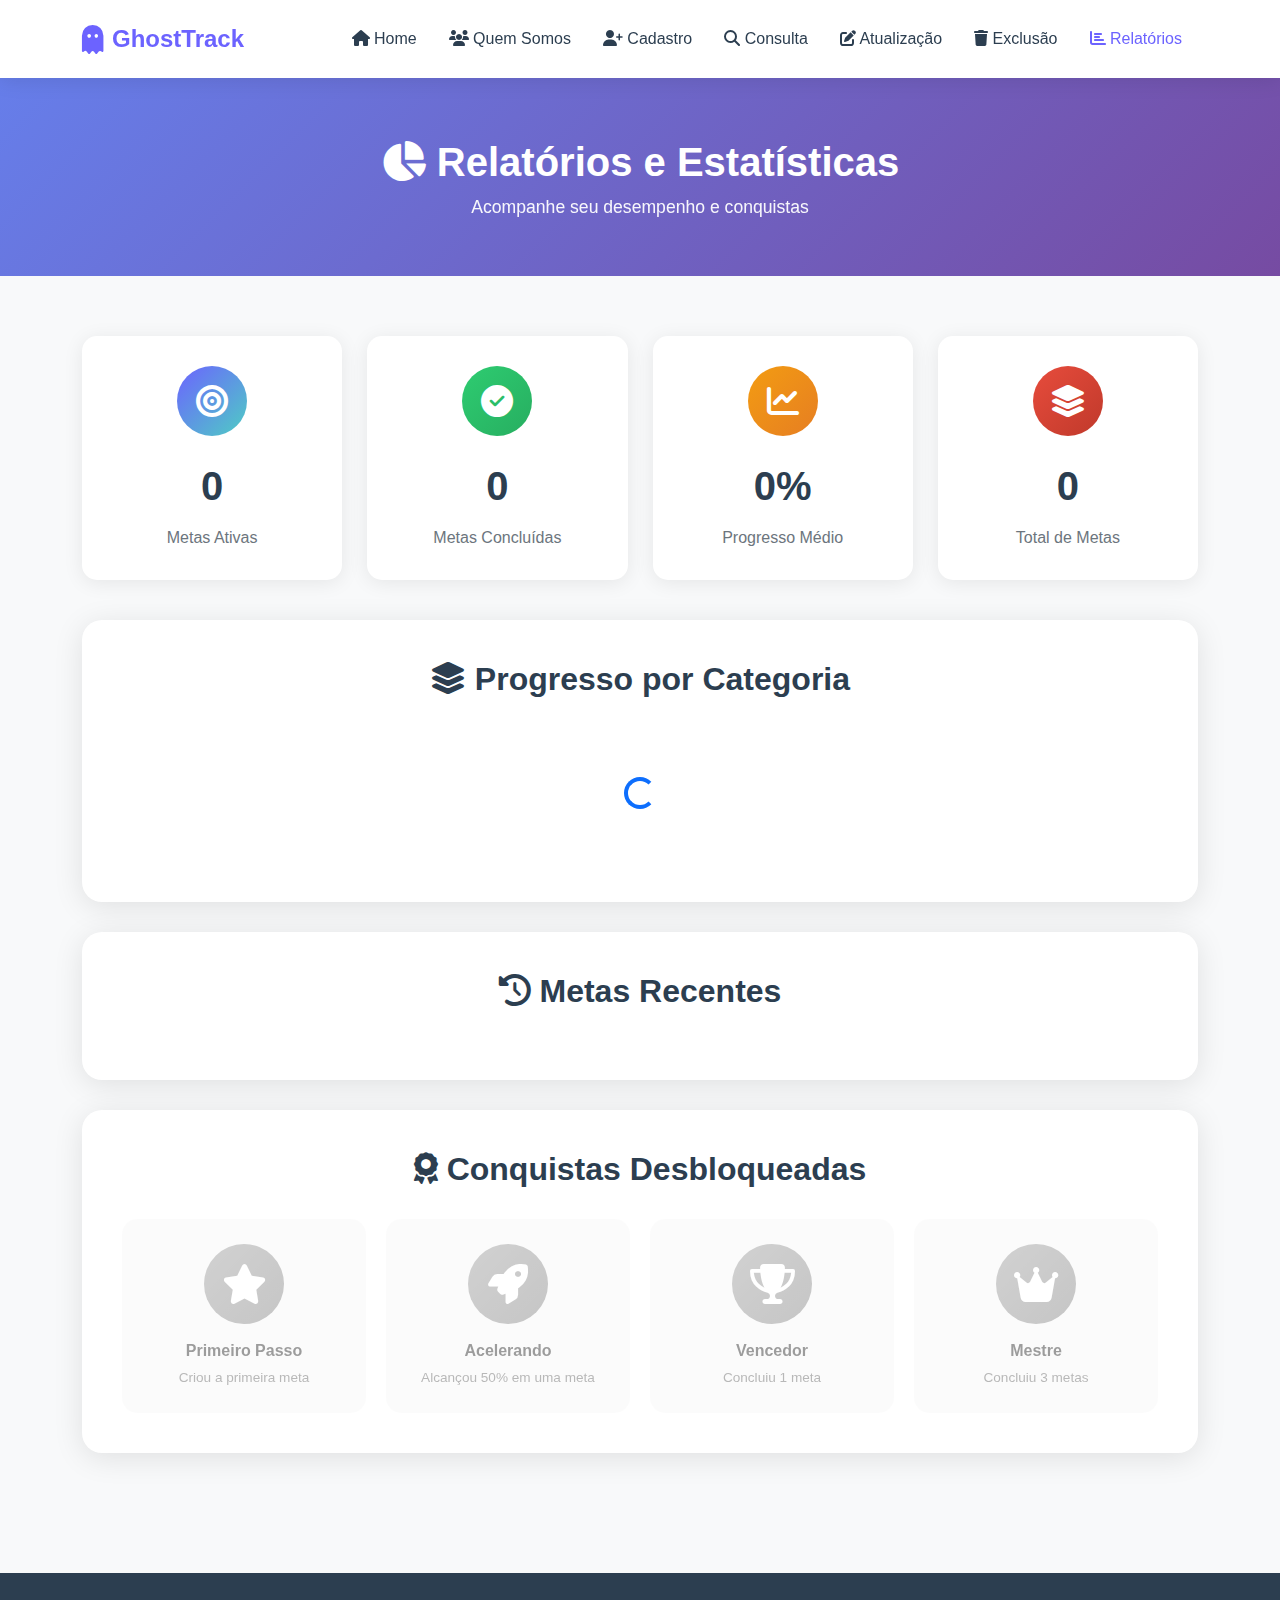
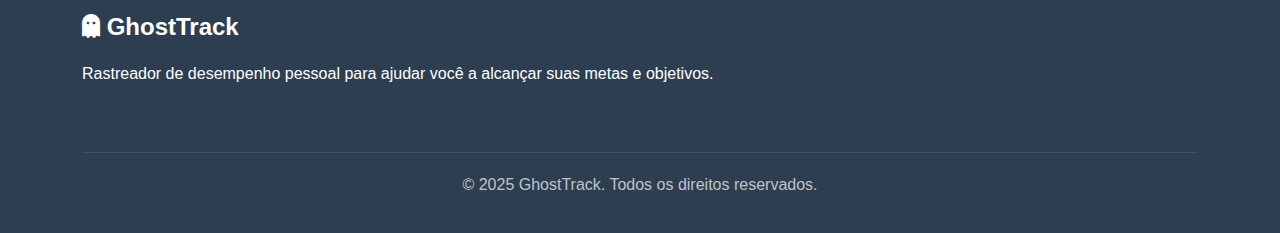
<file: frontend/Relatorios/relatorios.html>
<!DOCTYPE html>
<html lang="pt-BR">
<head>
    <meta charset="UTF-8">
    <meta name="viewport" content="width=device-width, initial-scale=1.0">
    <title>Relatórios - GhostTrack</title>
    <link href="https://cdnjs.cloudflare.com/ajax/libs/bootstrap/5.3.2/css/bootstrap.min.css" rel="stylesheet">
    <link href="https://cdnjs.cloudflare.com/ajax/libs/font-awesome/6.4.0/css/all.min.css" rel="stylesheet">
    <link rel="stylesheet" href="../styles.css">
    <link rel="stylesheet" href="./relatorios.css">
    <style>
        .achievement-card.locked {
            opacity: 0.5;
            filter: grayscale(100%);
        }
        .achievement-card.unlocked {
            border: 2px solid var(--success);
            transform: scale(1.02);
        }
    </style>
</head>
<body>
    <nav class="navbar navbar-expand-lg sticky-top">
        <div class="container">
            <a class="navbar-brand" href="../Home/home.html">
                <i class="fas fa-ghost"></i>
                GhostTrack
            </a>
            <button class="navbar-toggler" type="button" data-bs-toggle="collapse" data-bs-target="#navbarNav">
                <span class="navbar-toggler-icon"></span>
            </button>
            <div class="collapse navbar-collapse" id="navbarNav">
                <ul class="navbar-nav ms-auto">
                    <li class="nav-item">
                        <a class="nav-link" href="../Home/home.html"><i class="fas fa-home"></i> Home</a>
                    </li>
                    <li class="nav-item">
                        <a class="nav-link" href="../QS/qs.html"><i class="fas fa-users"></i> Quem Somos</a>
                    </li>
                    <li class="nav-item">
                        <a class="nav-link" href="../Cadastro/cadastro.html"><i class="fas fa-user-plus"></i> Cadastro</a>
                    </li>
                    <li class="nav-item">
                        <a class="nav-link" href="../Consulta/consulta.html"><i class="fas fa-search"></i> Consulta</a>
                    </li>
                    <li class="nav-item">
                        <a class="nav-link" href="../Atualização/atualizacao.html"><i class="fas fa-edit"></i> Atualização</a>
                    </li>
                    <li class="nav-item">
                        <a class="nav-link" href="../Exclusao/exclusao.html"><i class="fas fa-trash"></i> Exclusão</a>
                    </li>
                    <li class="nav-item">
                        <a class="nav-link active" href="./relatorios.html"><i class="fas fa-chart-bar"></i> Relatórios</a>
                    </li>
                </ul>
            </div>
        </div>
    </nav>

    <section class="page-header">
        <div class="container">
            <h1><i class="fas fa-chart-pie"></i> Relatórios e Estatísticas</h1>
            <p>Acompanhe seu desempenho e conquistas</p>
        </div>
    </section>

    <section class="reports-section">
        <div class="container">
            
            <div class="stats-grid">
                <div class="stat-card">
                    <div class="stat-icon primary">
                        <i class="fas fa-bullseye"></i>
                    </div>
                    <div class="stat-number" id="statActive">0</div>
                    <div class="stat-label">Metas Ativas</div>
                </div>

                <div class="stat-card">
                    <div class="stat-icon success">
                        <i class="fas fa-check-circle"></i>
                    </div>
                    <div class="stat-number" id="statCompleted">0</div>
                    <div class="stat-label">Metas Concluídas</div>
                </div>

                <div class="stat-card">
                    <div class="stat-icon warning">
                        <i class="fas fa-chart-line"></i>
                    </div>
                    <div class="stat-number" id="statAvgProgress">0%</div>
                    <div class="stat-label">Progresso Médio</div>
                </div>

                <div class="stat-card">
                    <div class="stat-icon danger">
                        <i class="fas fa-layer-group"></i>
                    </div>
                    <div class="stat-number" id="statTotal">0</div>
                    <div class="stat-label">Total de Metas</div>
                </div>
            </div>

            <div class="category-reports">
                <h2><i class="fas fa-layer-group"></i> Progresso por Categoria</h2>
                <div id="categoryReportsContainer">
                    <div class="text-center p-5">
                        <div class="spinner-border text-primary"></div>
                    </div>
                </div>
            </div>

            <div class="recent-activity">
                <h2><i class="fas fa-history"></i> Metas Recentes</h2>
                <div id="recentActivityContainer">
                    </div>
            </div>

            <div class="achievements-section">
                <h2><i class="fas fa-award"></i> Conquistas Desbloqueadas</h2>

                <div class="achievements-grid" id="achievementsContainer">
                    <div class="achievement-card locked" id="achievFirst">
                        <div class="achievement-badge">
                            <i class="fas fa-star"></i>
                        </div>
                        <div class="achievement-title">Primeiro Passo</div>
                        <div class="achievement-desc">Criou a primeira meta</div>
                    </div>

                    <div class="achievement-card locked" id="achievMid">
                        <div class="achievement-badge">
                            <i class="fas fa-rocket"></i>
                        </div>
                        <div class="achievement-title">Acelerando</div>
                        <div class="achievement-desc">Alcançou 50% em uma meta</div>
                    </div>

                    <div class="achievement-card locked" id="achievWinner">
                        <div class="achievement-badge">
                            <i class="fas fa-trophy"></i>
                        </div>
                        <div class="achievement-title">Vencedor</div>
                        <div class="achievement-desc">Concluiu 1 meta</div>
                    </div>

                    <div class="achievement-card locked" id="achievMaster">
                        <div class="achievement-badge">
                            <i class="fas fa-crown"></i>
                        </div>
                        <div class="achievement-title">Mestre</div>
                        <div class="achievement-desc">Concluiu 3 metas</div>
                    </div>
                </div>
            </div>
        </div>
    </section>

    <footer class="footer">
        <div class="container">
            <div class="footer-content">
                <div class="footer-section">
                    <h4><i class="fas fa-ghost"></i> GhostTrack</h4>
                    <p>Rastreador de desempenho pessoal para ajudar você a alcançar suas metas e objetivos.</p>
                </div>
                </div>
            <div class="footer-bottom">
                <p>&copy; 2025 GhostTrack. Todos os direitos reservados.</p>
            </div>
        </div>
    </footer>

    <script src="https://cdnjs.cloudflare.com/ajax/libs/bootstrap/5.3.2/js/bootstrap.bundle.min.js"></script>

    <script type="module">
        import { listarMetas } from '../js/api.js';

        const usuarioId = 1;

        window.addEventListener('load', async () => {
            try {
                const resultado = await listarMetas(usuarioId);
                
                if (resultado && resultado.success) {
                    const metas = resultado.data;
                    calcularEstatisticasGerais(metas);
                    gerarRelatorioCategorias(metas);
                    gerarAtividadeRecente(metas);
                    verificarConquistas(metas);
                } else {
                    document.getElementById('categoryReportsContainer').innerHTML = '<p class="text-muted">Nenhum dado encontrado.</p>';
                }
            } catch (error) {
            }
        });

        function calcularEstatisticasGerais(metas) {
            const total = metas.length;
            const concluidas = metas.filter(m => isConcluida(m)).length;
            const ativas = total - concluidas;

            let somaPorcentagens = 0;
            metas.forEach(m => {
                somaPorcentagens += calcularPorcentagem(m);
            });
            const mediaGeral = total > 0 ? Math.round(somaPorcentagens / total) : 0;

            animateValue("statActive", 0, ativas, 1000);
            animateValue("statCompleted", 0, concluidas, 1000);
            document.getElementById('statAvgProgress').textContent = mediaGeral + "%";
            animateValue("statTotal", 0, total, 1000);
        }

        function gerarRelatorioCategorias(metas) {
            const container = document.getElementById('categoryReportsContainer');
            container.innerHTML = '';

            const categorias = ['saude', 'estudos', 'financas', 'pessoal'];
            let temAlgumaCategoria = false;

            categorias.forEach(cat => {
                const metasCat = metas.filter(m => m.categoria === cat);
                
                if (metasCat.length > 0) {
                    temAlgumaCategoria = true;
                    const totalCat = metasCat.length;
                    let somaPorcCat = 0;
                    let totalAlvo = 0;
                    let totalAtual = 0;

                    metasCat.forEach(m => {
                        somaPorcCat += calcularPorcentagem(m);
                        totalAlvo += parseFloat(m.valor || 0);
                        totalAtual += parseFloat(m.progresso || 0);
                    });

                    const mediaCat = Math.round(somaPorcCat / totalCat);
                    const config = getCatConfig(cat);

                    const html = `
                        <div class="category-item">
                            <div class="category-header">
                                <div class="category-info">
                                    <div class="category-icon-badge ${config.badge}">
                                        <i class="fas ${config.icon}"></i>
                                    </div>
                                    <div class="category-name">
                                        <h4>${config.nome}</h4>
                                        <small>${totalCat} meta(s) cadastrada(s)</small>
                                    </div>
                                </div>
                                <div class="category-percentage">
                                    <div class="percentage-number">${mediaCat}%</div>
                                    <div class="percentage-label">Média</div>
                                </div>
                            </div>
                            <div class="progress">
                                <div class="progress-bar ${config.colorClass}" style="width: ${mediaCat}%"></div>
                            </div>
                            <div class="category-stats">
                                <div class="category-stat">
                                    <i class="fas fa-flag-checkered"></i>
                                    <span>Total Alvo: ${formatMoney(totalAlvo)}</span>
                                </div>
                                <div class="category-stat">
                                    <i class="fas fa-chart-line"></i>
                                    <span>Total Atual: ${formatMoney(totalAtual)}</span>
                                </div>
                            </div>
                        </div>
                    `;
                    container.innerHTML += html;
                }
            });

            if (!temAlgumaCategoria) {
                container.innerHTML = '<p class="text-center p-4">Cadastre metas para ver os relatórios por categoria.</p>';
            }
        }

        function gerarAtividadeRecente(metas) {
            const container = document.getElementById('recentActivityContainer');
            container.innerHTML = '';

            const recentes = [...metas].sort((a, b) => b.id - a.id).slice(0, 3);

            recentes.forEach(meta => {
                const dataCriacao = new Date(meta.criado_em || new Date()).toLocaleDateString('pt-BR');
                const porcentagem = calcularPorcentagem(meta);

                let iconClass = 'primary';
                let icon = 'fa-plus';
                let texto = 'Meta criada';

                if (isConcluida(meta)) {
                    iconClass = 'success';
                    icon = 'fa-trophy';
                    texto = 'Meta Concluída!';
                } else if (porcentagem > 0) {
                    iconClass = 'warning';
                    icon = 'fa-running';
                    texto = 'Em andamento';
                }

                const html = `
                    <div class="activity-item">
                        <div class="activity-icon ${iconClass}">
                            <i class="fas ${icon}"></i>
                        </div>
                        <div class="activity-content">
                            <div class="activity-title">${texto}</div>
                            <div class="activity-details">"${meta.titulo}" - ${porcentagem}%</div>
                        </div>
                        <div class="activity-time">${dataCriacao}</div>
                    </div>
                `;
                container.innerHTML += html;
            });
        }

        function verificarConquistas(metas) {
            const concluidas = metas.filter(m => isConcluida(m)).length;
            const total = metas.length;
            const maxPorcentagem = Math.max(...metas.map(m => calcularPorcentagem(m)), 0);

            unlockIf('achievFirst', total >= 1);
            unlockIf('achievMid', maxPorcentagem >= 50);
            unlockIf('achievWinner', concluidas >= 1);
            unlockIf('achievMaster', concluidas >= 3);
        }

        function unlockIf(elementId, condition) {
            const el = document.getElementById(elementId);
            if (condition) {
                el.classList.remove('locked');
                el.classList.add('unlocked');
                el.querySelector('.achievement-desc').innerHTML += ' <span class="text-success">(Desbloqueado!)</span>';
            }
        }

        function isConcluida(meta) {
            const pct = calcularPorcentagem(meta);
            return meta.status === 'concluida' || pct >= 100;
        }

        function calcularPorcentagem(meta) {
            const atual = parseFloat(meta.progresso || 0);
            const total = parseFloat(meta.valor || 1);
            let pct = (atual / total) * 100;
            return pct > 100 ? 100 : Math.round(pct);
        }

        function getCatConfig(cat) {
            switch(cat) {
                case 'saude': return { badge: 'badge-saude', icon: 'fa-heartbeat', nome: 'Saúde', colorClass: 'bg-danger' };
                case 'estudos': return { badge: 'badge-estudos', icon: 'fa-graduation-cap', nome: 'Estudos', colorClass: 'bg-info' };
                case 'financas': return { badge: 'badge-financas', icon: 'fa-dollar-sign', nome: 'Finanças', colorClass: 'bg-success' };
                default: return { badge: 'badge-pessoal', icon: 'fa-user', nome: 'Pessoal', colorClass: 'bg-secondary' };
            }
        }

        function formatMoney(value) {
            if (value >= 1000) return (value/1000).toFixed(1) + 'k';
            return Math.round(value);
        }

        function animateValue(id, start, end, duration) {
            const obj = document.getElementById(id);
            let startTimestamp = null;
            const step = (timestamp) => {
                if (!startTimestamp) startTimestamp = timestamp;
                const progress = Math.min((timestamp - startTimestamp) / duration, 1);
                obj.innerHTML = Math.floor(progress * (end - start) + start);
                if (progress < 1) {
                    window.requestAnimationFrame(step);
                }
            };
            window.requestAnimationFrame(step);
        }
    </script>
</body>
</html>
</file>
<file: frontend/styles.css>
:root {
    --primary: #6C63FF;
    --secondary: #4ECDC4;
    --dark: #2C3E50;
    --light: #F8F9FA;
    --success: #2ECC71;
    --warning: #F39C12;
    --danger: #E74C3C;
}

* {
    margin: 0;
    padding: 0;
    box-sizing: border-box;
}

body {
    font-family: 'Segoe UI', Tahoma, Geneva, Verdana, sans-serif;
    background: var(--light);
    color: var(--dark);
    min-height: 100vh;
}

.navbar {
    background: white;
    box-shadow: 0 2px 20px rgba(0,0,0,0.1);
    padding: 1rem 0;
}

.navbar-brand {
    font-weight: 700;
    font-size: 1.5rem;
    color: var(--primary) !important;
    display: flex;
    align-items: center;
    gap: 0.5rem;
}

.navbar-brand i {
    font-size: 1.8rem;
}

.nav-link {
    color: var(--dark) !important;
    font-weight: 500;
    padding: 0.5rem 1rem !important;
    transition: all 0.3s ease;
}

.nav-link:hover {
    color: var(--primary) !important;
    transform: translateY(-2px);
}

.nav-link.active {
    color: var(--primary) !important;
}

.page-header {
    background: linear-gradient(135deg, #667eea 0%, #764ba2 100%);
    color: white;
    padding: 60px 0 40px;
    text-align: center;
}

.page-header h1 {
    font-size: 2.5rem;
    font-weight: 700;
    margin-bottom: 0.5rem;
}

.page-header p {
    font-size: 1.1rem;
    opacity: 0.95;
}

.page-header.danger {
    background: linear-gradient(135deg, #e74c3c 0%, #c0392b 100%);
}

.footer {
    background: var(--dark);
    color: white;
    padding: 40px 0 20px;
    margin-top: 60px;
}

.footer-content {
    display: flex;
    justify-content: space-between;
    flex-wrap: wrap;
    margin-bottom: 30px;
}

.footer-section {
    flex: 1;
    min-width: 250px;
    margin-bottom: 20px;
}

.footer-section h4 {
    margin-bottom: 20px;
    font-weight: 600;
}

.footer-section ul {
    list-style: none;
}

.footer-section ul li {
    margin-bottom: 10px;
}

.footer-section a {
    color: rgba(255,255,255,0.7);
    text-decoration: none;
    transition: all 0.3s ease;
}

.footer-section a:hover {
    color: white;
    padding-left: 5px;
}

.social-links {
    display: flex;
    gap: 15px;
    margin-top: 15px;
}

.social-links a {
    width: 40px;
    height: 40px;
    background: rgba(255,255,255,0.1);
    border-radius: 50%;
    display: flex;
    align-items: center;
    justify-content: center;
    transition: all 0.3s ease;
}

.social-links a:hover {
    background: var(--primary);
    transform: translateY(-3px);
}

.footer-bottom {
    text-align: center;
    padding-top: 20px;
    border-top: 1px solid rgba(255,255,255,0.1);
    color: rgba(255,255,255,0.7);
}

.form-label {
    font-weight: 600;
    color: var(--dark);
    margin-bottom: 8px;
}

.form-control, .form-select {
    padding: 12px 15px;
    border: 2px solid #e0e0e0;
    border-radius: 10px;
    transition: all 0.3s ease;
    font-size: 1rem;
}

.form-control:focus, .form-select:focus {
    border-color: var(--primary);
    box-shadow: 0 0 0 0.2rem rgba(108, 99, 255, 0.15);
}

.btn-submit {
    width: 100%;
    padding: 15px;
    font-size: 1.1rem;
    font-weight: 600;
    background: linear-gradient(135deg, var(--primary), var(--secondary));
    border: none;
    border-radius: 10px;
    color: white;
    transition: all 0.3s ease;
    margin-top: 20px;
}

.btn-submit:hover {
    transform: translateY(-3px);
    box-shadow: 0 10px 25px rgba(108, 99, 255, 0.3);
}

.btn-reset, .btn-back {
    width: 100%;
    padding: 12px;
    font-size: 1rem;
    font-weight: 500;
    background: white;
    border: 2px solid #e0e0e0;
    border-radius: 10px;
    color: var(--dark);
    transition: all 0.3s ease;
    margin-top: 10px;
}

.btn-reset:hover, .btn-back:hover {
    border-color: #dc3545;
    color: #dc3545;
}

.alert {
    border-radius: 10px;
    border: none;
    padding: 15px 20px;
}

.progress {
    height: 25px;
    border-radius: 12px;
    background: #e9ecef;
    overflow: hidden;
}

.progress-bar {
    background: linear-gradient(90deg, var(--primary), var(--secondary));
    color: white;
    font-weight: 600;
    font-size: 0.9rem;
    transition: width 0.6s ease;
}

.progress-bar.saude {
    background: linear-gradient(90deg, #FF6B6B, #FF8E8E);
}

.progress-bar.estudos {
    background: linear-gradient(90deg, #4ECDC4, #44A08D);
}

.progress-bar.financas {
    background: linear-gradient(90deg, #F39C12, #F1C40F);
}

.progress-bar.pessoal {
    background: linear-gradient(90deg, #9B59B6, #8E44AD);
}

.badge-saude, .category-saude {
    background: linear-gradient(135deg, #FF6B6B, #FF8E8E);
    color: white;
}

.badge-estudos, .category-estudos {
    background: linear-gradient(135deg, #4ECDC4, #44A08D);
    color: white;
}

.badge-financas, .category-financas {
    background: linear-gradient(135deg, #F39C12, #F1C40F);
    color: white;
}

.badge-pessoal, .category-pessoal {
    background: linear-gradient(135deg, #9B59B6, #8E44AD);
    color: white;
}

@keyframes fadeInUp {
    from {
        opacity: 0;
        transform: translateY(30px);
    }
    to {
        opacity: 1;
        transform: translateY(0);
    }
}

@media (max-width: 768px) {
    .page-header h1 {
        font-size: 2rem;
    }
    
    .page-header p {
        font-size: 1rem;
    }
    
    .navbar-brand {
        font-size: 1.3rem;
    }
}
</file>
<file: frontend/Atualização/atualizacao.css>
/* ===================================
   ATUALIZAÇÃO PAGE STYLES
   =================================== */

/* Update Section */
.update-section {
    padding: 60px 0;
}

.update-container {
    max-width: 900px;
    margin: 0 auto;
}

.select-goal-card {
    background: white;
    border-radius: 20px;
    padding: 40px;
    box-shadow: 0 5px 30px rgba(0,0,0,0.1);
    margin-bottom: 30px;
}

.select-goal-card h2 {
    color: var(--primary);
    font-weight: 700;
    margin-bottom: 20px;
    text-align: center;
}

.goal-selector {
    display: grid;
    gap: 15px;
}

.goal-option {
    padding: 20px;
    border: 2px solid #e0e0e0;
    border-radius: 12px;
    cursor: pointer;
    transition: all 0.3s ease;
    display: flex;
    justify-content: space-between;
    align-items: center;
}

.goal-option:hover {
    border-color: var(--primary);
    transform: translateX(5px);
    box-shadow: 0 3px 15px rgba(0,0,0,0.1);
}

.goal-option.selected {
    border-color: var(--primary);
    background: linear-gradient(135deg, rgba(108, 99, 255, 0.1), rgba(78, 205, 196, 0.1));
}

.goal-info h4 {
    margin-bottom: 5px;
    color: var(--dark);
}

.goal-info small {
    color: #6c757d;
}

.goal-progress {
    text-align: right;
}

.progress-badge {
    display: inline-block;
    padding: 5px 15px;
    background: var(--primary);
    color: white;
    border-radius: 20px;
    font-weight: 600;
    margin-bottom: 5px;
}

.update-form-card {
    background: white;
    border-radius: 20px;
    padding: 40px;
    box-shadow: 0 5px 30px rgba(0,0,0,0.1);
    display: none;
}

.update-form-card.active {
    display: block;
}

.form-header h3 {
    color: var(--primary);
    font-weight: 700;
    margin-bottom: 10px;
}

.current-progress {
    background: linear-gradient(135deg, #f8f9fa, #e9ecef);
    padding: 25px;
    border-radius: 15px;
    margin-bottom: 30px;
}

.current-progress h5 {
    color: var(--dark);
    margin-bottom: 15px;
    font-weight: 600;
}

.progress {
    height: 30px;
    border-radius: 15px;
    background: white;
    margin-bottom: 10px;
}

.progress-stats {
    display: flex;
    justify-content: space-between;
    font-size: 0.9rem;
    color: #6c757d;
}

.input-with-unit {
    display: flex;
    gap: 10px;
    align-items: center;
}

.input-with-unit input {
    flex: 1;
}

.unit-label {
    font-weight: 600;
    color: var(--primary);
    white-space: nowrap;
}

.quick-add-buttons {
    display: flex;
    gap: 10px;
    margin-top: 10px;
    flex-wrap: wrap;
}

.quick-add-btn {
    padding: 8px 16px;
    background: var(--light);
    border: 2px solid #e0e0e0;
    border-radius: 8px;
    font-weight: 500;
    cursor: pointer;
    transition: all 0.3s ease;
}

.quick-add-btn:hover {
    background: var(--primary);
    color: white;
    border-color: var(--primary);
}

.note-section {
    margin-top: 20px;
}

/* Responsive */
@media (max-width: 768px) {
    .goal-option {
        flex-direction: column;
        align-items: flex-start;
        gap: 10px;
    }

    .goal-progress {
        text-align: left;
        width: 100%;
    }
}
</file>
<file: frontend/Cadastro/cadastro.css>
/* ===================================
   CADASTRO PAGE STYLES
   =================================== */

/* Form Section */
.form-section {
    padding: 60px 0;
}

.form-container {
    max-width: 800px;
    margin: 0 auto;
    background: white;
    border-radius: 20px;
    padding: 40px;
    box-shadow: 0 5px 30px rgba(0,0,0,0.1);
}

.form-header {
    text-align: center;
    margin-bottom: 40px;
}

.form-header h2 {
    color: var(--primary);
    font-weight: 700;
    margin-bottom: 10px;
}

.form-header p {
    color: #6c757d;
}

/* Category Selector */
.category-select {
    display: grid;
    grid-template-columns: repeat(auto-fit, minmax(150px, 1fr));
    gap: 15px;
    margin-bottom: 20px;
}

.category-option {
    position: relative;
}

.category-option input[type="radio"] {
    display: none;
}

.category-label {
    display: flex;
    flex-direction: column;
    align-items: center;
    padding: 20px;
    border: 2px solid #e0e0e0;
    border-radius: 12px;
    cursor: pointer;
    transition: all 0.3s ease;
    background: white;
    text-align: center;
}

.category-label:hover {
    border-color: var(--primary);
    transform: translateY(-3px);
    box-shadow: 0 5px 15px rgba(0,0,0,0.1);
}

.category-option input[type="radio"]:checked + .category-label {
    border-color: var(--primary);
    background: linear-gradient(135deg, rgba(108, 99, 255, 0.1), rgba(78, 205, 196, 0.1));
}

.category-icon {
    font-size: 2rem;
    margin-bottom: 10px;
    color: var(--primary);
}

.category-name {
    font-weight: 600;
    font-size: 0.9rem;
    color: var(--dark);
}

/* Input Group */
.input-group-text {
    background: var(--light);
    border: 2px solid #e0e0e0;
    border-right: none;
}

.form-control.with-icon {
    border-left: none;
}

/* Responsive */
@media (max-width: 768px) {
    .form-container {
        padding: 25px;
    }

    .category-select {
        grid-template-columns: repeat(2, 1fr);
    }
}
</file>
<file: frontend/Consulta/consulta.css>
.filter-section {
    background: white;
    padding: 30px;
    border-radius: 15px;
    box-shadow: 0 3px 20px rgba(0,0,0,0.08);
    margin-bottom: 30px;
}

.filter-buttons {
    display: flex;
    gap: 10px;
    flex-wrap: wrap;
}

.filter-btn {
    padding: 10px 20px;
    border: 2px solid #e0e0e0;
    background: white;
    border-radius: 25px;
    font-weight: 500;
    transition: all 0.3s ease;
    cursor: pointer;
}

.filter-btn:hover {
    border-color: var(--primary);
    transform: translateY(-2px);
}

.filter-btn.active {
    background: linear-gradient(135deg, var(--primary), var(--secondary));
    color: white;
    border-color: transparent;
}

.goals-section {
    padding: 40px 0 60px;
}

.goal-card {
    background: white;
    border-radius: 15px;
    padding: 25px;
    box-shadow: 0 3px 20px rgba(0,0,0,0.08);
    margin-bottom: 20px;
    transition: all 0.3s ease;
    position: relative;
    overflow: hidden;
}

.goal-card:hover {
    transform: translateY(-5px);
    box-shadow: 0 8px 30px rgba(0,0,0,0.15);
}

.goal-category-badge {
    position: absolute;
    top: 0;
    right: 0;
    padding: 8px 20px;
    border-radius: 0 15px 0 15px;
    font-size: 0.85rem;
    font-weight: 600;
    color: white;
}

.goal-header {
    display: flex;
    justify-content: space-between;
    align-items: flex-start;
    margin-bottom: 15px;
    padding-right: 100px;
}

.goal-title {
    font-size: 1.4rem;
    font-weight: 700;
    color: var(--dark);
    margin-bottom: 5px;
}

.goal-dates {
    font-size: 0.9rem;
    color: #6c757d;
    display: flex;
    align-items: center;
    gap: 15px;
}

.goal-description {
    color: #6c757d;
    margin-bottom: 20px;
    line-height: 1.6;
}

.progress-container {
    margin-bottom: 15px;
}

.progress-label {
    display: flex;
    justify-content: space-between;
    margin-bottom: 8px;
    font-weight: 600;
    color: var(--dark);
}

.goal-stats {
    display: flex;
    gap: 20px;
    margin-top: 15px;
}

.stat-item {
    display: flex;
    align-items: center;
    gap: 8px;
    color: #6c757d;
    font-size: 0.9rem;
}

.stat-item i {
    color: var(--primary);
}

.goal-actions {
    display: flex;
    gap: 10px;
    margin-top: 20px;
    padding-top: 20px;
    border-top: 1px solid #e9ecef;
}

.btn-action {
    flex: 1;
    padding: 10px;
    border: none;
    border-radius: 8px;
    font-weight: 600;
    transition: all 0.3s ease;
    cursor: pointer;
}

.btn-update {
    background: var(--primary);
    color: white;
}

.btn-update:hover {
    background: #5753d4;
    transform: translateY(-2px);
}

.btn-delete {
    background: #dc3545;
    color: white;
}

.btn-delete:hover {
    background: #c82333;
    transform: translateY(-2px);
}

.btn-view {
    background: var(--secondary);
    color: white;
}

.btn-view:hover {
    background: #3dbbb3;
    transform: translateY(-2px);
}

.no-goals {
    text-align: center;
    padding: 60px 20px;
    background: white;
    border-radius: 15px;
    box-shadow: 0 3px 20px rgba(0,0,0,0.08);
}

.no-goals i {
    font-size: 5rem;
    color: #e0e0e0;
    margin-bottom: 20px;
}

.no-goals h3 {
    color: var(--dark);
    margin-bottom: 10px;
}

.no-goals p {
    color: #6c757d;
    margin-bottom: 20px;
}

@media (max-width: 768px) {
    .goal-header {
        flex-direction: column;
        padding-right: 0;
    }

    .goal-category-badge {
        position: relative;
        display: inline-block;
        margin-bottom: 10px;
    }

    .goal-dates {
        flex-direction: column;
        align-items: flex-start;
        gap: 5px;
    }
}
</file>
<file: frontend/Exclusao/exclusao.css>
.delete-section {
    padding: 60px 0;
}

.delete-container {
    max-width: 900px;
    margin: 0 auto;
}

.warning-card {
    background: white;
    border-radius: 20px;
    padding: 30px;
    box-shadow: 0 5px 30px rgba(0,0,0,0.1);
    margin-bottom: 30px;
    border-left: 5px solid var(--danger);
}

.warning-card h4 {
    color: var(--danger);
    font-weight: 700;
    margin-bottom: 15px;
}

.warning-card ul {
    margin-left: 20px;
    color: #6c757d;
}

.warning-card ul li {
    margin-bottom: 8px;
}

.goals-card {
    background: white;
    border-radius: 20px;
    padding: 40px;
    box-shadow: 0 5px 30px rgba(0,0,0,0.1);
}

.goals-card h2 {
    color: var(--dark);
    font-weight: 700;
    margin-bottom: 30px;
    text-align: center;
}

.goal-delete-item {
    border: 2px solid #e0e0e0;
    border-radius: 15px;
    padding: 25px;
    margin-bottom: 20px;
    transition: all 0.3s ease;
    position: relative;
}

.goal-delete-item:hover {
    border-color: var(--danger);
    box-shadow: 0 5px 20px rgba(231, 76, 60, 0.1);
}

.goal-header {
    display: flex;
    justify-content: space-between;
    align-items: flex-start;
    margin-bottom: 15px;
}

.goal-info h4 {
    color: var(--dark);
    font-weight: 600;
    margin-bottom: 5px;
}

.goal-category {
    display: inline-block;
    padding: 5px 15px;
    border-radius: 20px;
    font-size: 0.85rem;
    font-weight: 600;
    margin-top: 5px;
}

.goal-details {
    color: #6c757d;
    margin-bottom: 15px;
    line-height: 1.6;
}

.goal-stats {
    display: flex;
    gap: 30px;
    margin-bottom: 20px;
    padding: 15px;
    background: var(--light);
    border-radius: 10px;
}

.stat {
    display: flex;
    align-items: center;
    gap: 8px;
    color: #6c757d;
}

.stat i {
    color: var(--primary);
}

.delete-actions {
    display: flex;
    gap: 10px;
}

.btn-delete-goal {
    flex: 1;
    padding: 12px;
    background: var(--danger);
    border: none;
    border-radius: 8px;
    color: white;
    font-weight: 600;
    cursor: pointer;
    transition: all 0.3s ease;
}

.btn-delete-goal:hover {
    background: #c0392b;
    transform: translateY(-2px);
    box-shadow: 0 5px 15px rgba(231, 76, 60, 0.3);
}

.btn-cancel {
    padding: 12px 30px;
    background: white;
    border: 2px solid #e0e0e0;
    border-radius: 8px;
    color: var(--dark);
    font-weight: 600;
    cursor: pointer;
    transition: all 0.3s ease;
    text-decoration: none;
    display: inline-block;
}

.btn-cancel:hover {
    border-color: var(--primary);
    color: var(--primary);
}

.modal-content {
    border-radius: 20px;
    border: none;
}

.modal-header {
    background: linear-gradient(135deg, var(--danger), #c0392b);
    color: white;
    border-radius: 20px 20px 0 0;
    padding: 20px 30px;
}

.modal-header .btn-close {
    filter: brightness(0) invert(1);
}

.modal-body {
    padding: 30px;
}

.modal-footer {
    padding: 20px 30px;
    border-top: 1px solid #e0e0e0;
}

.btn-confirm-delete {
    padding: 12px 30px;
    background: var(--danger);
    border: none;
    border-radius: 8px;
    color: white;
    font-weight: 600;
    transition: all 0.3s ease;
}

.btn-confirm-delete:hover {
    background: #c0392b;
}

.no-goals {
    text-align: center;
    padding: 60px 20px;
}

.no-goals i {
    font-size: 5rem;
    color: #e0e0e0;
    margin-bottom: 20px;
}

.no-goals h3 {
    color: var(--dark);
    margin-bottom: 10px;
}

.no-goals p {
    color: #6c757d;
    margin-bottom: 20px;
}

@media (max-width: 768px) {
    .goal-header {
        flex-direction: column;
    }

    .goal-stats {
        flex-direction: column;
        gap: 10px;
    }
}
</file>
<file: frontend/Home/home.css>
/* ===================================
   HOME PAGE STYLES
   =================================== */

body {
    background: linear-gradient(135deg, #667eea 0%, #764ba2 100%);
}

/* Hero Section */
.hero {
    padding: 100px 0;
    text-align: center;
    color: white;
}

.hero h1 {
    font-size: 3.5rem;
    font-weight: 700;
    margin-bottom: 1.5rem;
    animation: fadeInUp 0.8s ease;
}

.hero p {
    font-size: 1.3rem;
    margin-bottom: 2rem;
    opacity: 0.95;
    animation: fadeInUp 0.8s ease 0.2s both;
}

.hero-buttons {
    animation: fadeInUp 0.8s ease 0.4s both;
}

.btn-hero {
    padding: 15px 40px;
    font-size: 1.1rem;
    font-weight: 600;
    border-radius: 50px;
    margin: 0 10px;
    transition: all 0.3s ease;
    border: none;
}

.btn-primary-hero {
    background: white;
    color: var(--primary);
}

.btn-primary-hero:hover {
    transform: translateY(-3px);
    box-shadow: 0 10px 30px rgba(0,0,0,0.3);
}

.btn-outline-hero {
    background: transparent;
    color: white;
    border: 2px solid white;
}

.btn-outline-hero:hover {
    background: white;
    color: var(--primary);
    transform: translateY(-3px);
}

/* Features Section */
.features {
    background: white;
    padding: 80px 0;
    margin-top: -50px;
    border-radius: 30px 30px 0 0;
}

.section-title {
    text-align: center;
    margin-bottom: 50px;
}

.section-title h2 {
    font-size: 2.5rem;
    font-weight: 700;
    color: var(--dark);
    margin-bottom: 1rem;
}

.section-title p {
    font-size: 1.1rem;
    color: #6c757d;
}

.feature-card {
    text-align: center;
    padding: 30px;
    border-radius: 15px;
    transition: all 0.3s ease;
    height: 100%;
    background: var(--light);
}

.feature-card:hover {
    transform: translateY(-10px);
    box-shadow: 0 15px 40px rgba(0,0,0,0.1);
}

.feature-icon {
    width: 80px;
    height: 80px;
    margin: 0 auto 20px;
    background: linear-gradient(135deg, var(--primary), var(--secondary));
    border-radius: 20px;
    display: flex;
    align-items: center;
    justify-content: center;
    font-size: 2rem;
    color: white;
}

.feature-card h3 {
    font-size: 1.5rem;
    font-weight: 600;
    margin-bottom: 15px;
    color: var(--dark);
}

.feature-card p {
    color: #6c757d;
    line-height: 1.6;
}

/* Stats Section */
.stats {
    background: linear-gradient(135deg, var(--primary), var(--secondary));
    padding: 60px 0;
    color: white;
}

.stat-item {
    text-align: center;
    padding: 20px;
}

.stat-number {
    font-size: 3rem;
    font-weight: 700;
    margin-bottom: 10px;
}

.stat-label {
    font-size: 1.1rem;
    opacity: 0.9;
}

/* Responsive */
@media (max-width: 768px) {
    .hero h1 {
        font-size: 2.5rem;
    }

    .hero p {
        font-size: 1.1rem;
    }

    .btn-hero {
        padding: 12px 30px;
        font-size: 1rem;
        margin: 5px;
    }

    .stat-number {
        font-size: 2rem;
    }
}
</file>
<file: frontend/QS/qs.css>
.content-section {
    padding: 80px 0;
}

.about-card {
    background: white;
    border-radius: 20px;
    padding: 40px;
    box-shadow: 0 5px 30px rgba(0,0,0,0.1);
    margin-bottom: 30px;
}

.about-card h2 {
    color: var(--primary);
    font-weight: 700;
    margin-bottom: 20px;
    font-size: 2rem;
}

.about-card p {
    font-size: 1.1rem;
    line-height: 1.8;
    color: #6c757d;
    margin-bottom: 15px;
}

.about-card ul {
    margin-left: 20px;
}

.about-card ul li {
    font-size: 1.1rem;
    line-height: 2;
    color: #6c757d;
}

.values-grid {
    display: grid;
    grid-template-columns: repeat(auto-fit, minmax(250px, 1fr));
    gap: 30px;
    margin-top: 40px;
}

.value-item {
    background: white;
    border-radius: 15px;
    padding: 30px;
    text-align: center;
    box-shadow: 0 5px 20px rgba(0,0,0,0.08);
    transition: all 0.3s ease;
}

.value-item:hover {
    transform: translateY(-10px);
    box-shadow: 0 10px 30px rgba(0,0,0,0.15);
}

.value-icon {
    width: 70px;
    height: 70px;
    margin: 0 auto 20px;
    background: linear-gradient(135deg, var(--primary), var(--secondary));
    border-radius: 50%;
    display: flex;
    align-items: center;
    justify-content: center;
    font-size: 1.8rem;
    color: white;
}

.value-item h3 {
    font-size: 1.3rem;
    font-weight: 600;
    margin-bottom: 15px;
    color: var(--dark);
}

.value-item p {
    color: #6c757d;
    font-size: 0.95rem;
}

.team-section {
    background: white;
    padding: 80px 0;
}

.section-title {
    text-align: center;
    margin-bottom: 50px;
}

.section-title h2 {
    font-size: 2.5rem;
    font-weight: 700;
    color: var(--dark);
    margin-bottom: 1rem;
}

.section-title p {
    font-size: 1.1rem;
    color: #6c757d;
}

@media (max-width: 768px) {
    .about-card {
        padding: 25px;
    }
}
</file>
<file: frontend/Relatorios/relatorios.css>
/* ===================================
   RELATÓRIOS PAGE STYLES
   =================================== */

/* Reports Section */
.reports-section {
    padding: 60px 0;
}

/* Stats Cards */
.stats-grid {
    display: grid;
    grid-template-columns: repeat(auto-fit, minmax(250px, 1fr));
    gap: 25px;
    margin-bottom: 40px;
}

.stat-card {
    background: white;
    border-radius: 15px;
    padding: 30px;
    box-shadow: 0 3px 20px rgba(0,0,0,0.08);
    text-align: center;
    transition: all 0.3s ease;
}

.stat-card:hover {
    transform: translateY(-5px);
    box-shadow: 0 8px 30px rgba(0,0,0,0.15);
}

.stat-icon {
    width: 70px;
    height: 70px;
    margin: 0 auto 20px;
    border-radius: 50%;
    display: flex;
    align-items: center;
    justify-content: center;
    font-size: 2rem;
    color: white;
}

.stat-icon.primary {
    background: linear-gradient(135deg, var(--primary), var(--secondary));
}

.stat-icon.success {
    background: linear-gradient(135deg, var(--success), #27ae60);
}

.stat-icon.warning {
    background: linear-gradient(135deg, var(--warning), #e67e22);
}

.stat-icon.danger {
    background: linear-gradient(135deg, var(--danger), #c0392b);
}

.stat-number {
    font-size: 2.5rem;
    font-weight: 700;
    color: var(--dark);
    margin-bottom: 10px;
}

.stat-label {
    color: #6c757d;
    font-weight: 500;
}

/* Category Reports */
.category-reports {
    background: white;
    border-radius: 20px;
    padding: 40px;
    box-shadow: 0 5px 30px rgba(0,0,0,0.1);
    margin-bottom: 30px;
}

.category-reports h2 {
    color: var(--dark);
    font-weight: 700;
    margin-bottom: 30px;
    text-align: center;
}

.category-item {
    margin-bottom: 30px;
    padding-bottom: 30px;
    border-bottom: 1px solid #e0e0e0;
}

.category-item:last-child {
    border-bottom: none;
    margin-bottom: 0;
    padding-bottom: 0;
}

.category-header {
    display: flex;
    justify-content: space-between;
    align-items: center;
    margin-bottom: 15px;
}

.category-info {
    display: flex;
    align-items: center;
    gap: 15px;
}

.category-icon-badge {
    width: 50px;
    height: 50px;
    border-radius: 12px;
    display: flex;
    align-items: center;
    justify-content: center;
    font-size: 1.5rem;
    color: white;
}

.category-name h4 {
    margin: 0;
    color: var(--dark);
    font-weight: 600;
}

.category-name small {
    color: #6c757d;
}

.category-percentage {
    text-align: right;
}

.percentage-number {
    font-size: 2rem;
    font-weight: 700;
    color: var(--primary);
}

.percentage-label {
    color: #6c757d;
    font-size: 0.9rem;
}

.category-stats {
    display: flex;
    gap: 20px;
    margin-top: 10px;
}

.category-stat {
    display: flex;
    align-items: center;
    gap: 8px;
    color: #6c757d;
    font-size: 0.9rem;
}

.category-stat i {
    color: var(--primary);
}

/* Recent Activity */
.recent-activity {
    background: white;
    border-radius: 20px;
    padding: 40px;
    box-shadow: 0 5px 30px rgba(0,0,0,0.1);
    margin-bottom: 30px;
}

.recent-activity h2 {
    color: var(--dark);
    font-weight: 700;
    margin-bottom: 30px;
    text-align: center;
}

.activity-item {
    display: flex;
    align-items: center;
    gap: 20px;
    padding: 20px;
    border-radius: 12px;
    background: var(--light);
    margin-bottom: 15px;
    transition: all 0.3s ease;
}

.activity-item:hover {
    transform: translateX(5px);
    box-shadow: 0 3px 15px rgba(0,0,0,0.1);
}

.activity-icon {
    width: 50px;
    height: 50px;
    border-radius: 50%;
    display: flex;
    align-items: center;
    justify-content: center;
    font-size: 1.3rem;
    color: white;
    flex-shrink: 0;
}

.activity-icon.success {
    background: linear-gradient(135deg, var(--success), #27ae60);
}

.activity-icon.primary {
    background: linear-gradient(135deg, var(--primary), var(--secondary));
}

.activity-content {
    flex: 1;
}

.activity-title {
    font-weight: 600;
    color: var(--dark);
    margin-bottom: 5px;
}

.activity-details {
    color: #6c757d;
    font-size: 0.9rem;
}

.activity-time {
    color: #6c757d;
    font-size: 0.85rem;
    white-space: nowrap;
}

/* Achievements */
.achievements-section {
    background: white;
    border-radius: 20px;
    padding: 40px;
    box-shadow: 0 5px 30px rgba(0,0,0,0.1);
}

.achievements-section h2 {
    color: var(--dark);
    font-weight: 700;
    margin-bottom: 30px;
    text-align: center;
}

.achievements-grid {
    display: grid;
    grid-template-columns: repeat(auto-fit, minmax(200px, 1fr));
    gap: 20px;
}

.achievement-card {
    text-align: center;
    padding: 25px;
    border-radius: 15px;
    background: var(--light);
    transition: all 0.3s ease;
}

.achievement-card:hover {
    transform: translateY(-5px);
    box-shadow: 0 5px 20px rgba(0,0,0,0.1);
}

.achievement-badge {
    width: 80px;
    height: 80px;
    margin: 0 auto 15px;
    border-radius: 50%;
    display: flex;
    align-items: center;
    justify-content: center;
    font-size: 2.5rem;
    background: linear-gradient(135deg, var(--warning), #e67e22);
    color: white;
}

.achievement-title {
    font-weight: 600;
    color: var(--dark);
    margin-bottom: 5px;
}

.achievement-desc {
    color: #6c757d;
    font-size: 0.85rem;
}

/* Responsive */
@media (max-width: 768px) {
    .category-header {
        flex-direction: column;
        align-items: flex-start;
        gap: 15px;
    }

    .category-percentage {
        text-align: left;
    }

    .activity-item {
        flex-direction: column;
        text-align: center;
    }

    .activity-time {
        text-align: center;
    }
}
</file>
